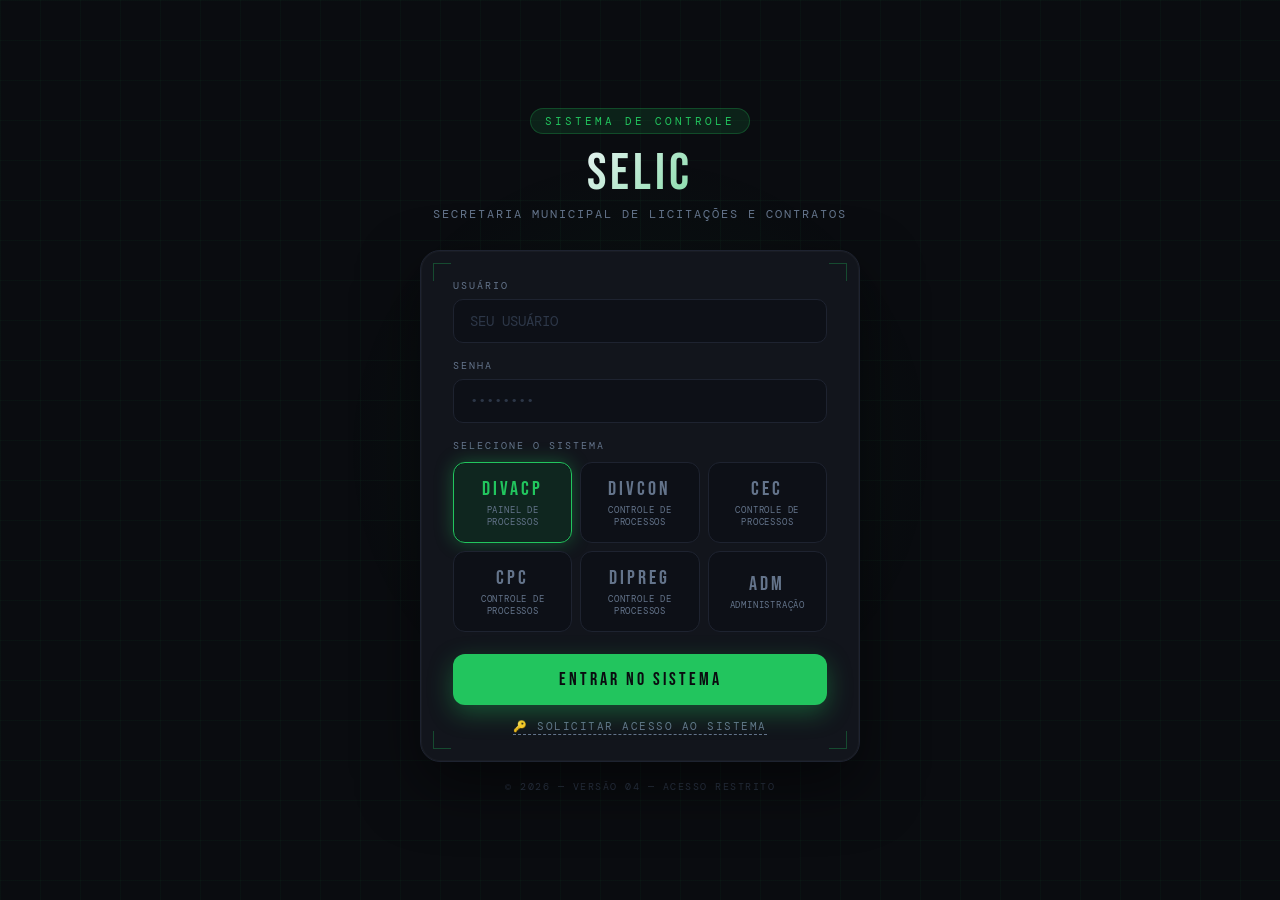
<file: index.html>
<!DOCTYPE html>
<html lang="pt-BR">
<head>
  <meta charset="UTF-8">
  <meta name="viewport" content="width=device-width, initial-scale=1.0">
  <title>SELIC — ACESSO AO SISTEMA</title>
  <link href="https://fonts.googleapis.com/css2?family=Bebas+Neue&family=DM+Mono:wght@400;500&family=DM+Sans:wght@300;400;500;600&display=swap" rel="stylesheet">
  <style>
    :root {
      --bg: #0a0c10;
      --panel: #12151c;
      --border: #1e2330;
      --accent: #22c55e;
      --accent-dim: rgba(34,197,94,0.12);
      --accent-glow: rgba(34,197,94,0.35);
      --blue: #2563eb;
      --blue-dim: rgba(37,99,235,0.12);
      --blue-glow: rgba(37,99,235,0.35);
      --amber: #f59e0b;
      --amber-dim: rgba(245,158,11,0.12);
      --amber-glow: rgba(245,158,11,0.35);
      --violet: #8b5cf6;
      --violet-dim: rgba(139,92,246,0.12);
      --violet-glow: rgba(139,92,246,0.35);
      --cyan: #06b6d4;
      --cyan-dim: rgba(6,182,212,0.12);
      --cyan-glow: rgba(6,182,212,0.35);
      --rose: #f43f5e;
      --rose-dim: rgba(244,63,94,0.12);
      --rose-glow: rgba(244,63,94,0.35);
      --text: #f1f5f9;
      --muted: #64748b;
      --danger: #ef4444;
    }

    *, *::before, *::after {
      margin: 0; padding: 0; box-sizing: border-box;
    }

    body {
      background: var(--bg);
      color: var(--text);
      font-family: 'DM Sans', sans-serif;
      min-height: 100vh;
      display: flex;
      align-items: center;
      justify-content: center;
      overflow: hidden;
      position: relative;
    }

    .bg-grid {
      position: fixed;
      inset: 0;
      background-image:
        linear-gradient(rgba(34,197,94,0.04) 1px, transparent 1px),
        linear-gradient(90deg, rgba(34,197,94,0.04) 1px, transparent 1px);
      background-size: 40px 40px;
      animation: gridScroll 20s linear infinite;
      pointer-events: none;
    }

    @keyframes gridScroll {
      0%   { background-position: 0 0; }
      100% { background-position: 40px 40px; }
    }

    .bg-glow {
      position: fixed;
      top: 50%; left: 50%;
      transform: translate(-50%, -50%);
      width: 600px; height: 600px;
      background: radial-gradient(circle, rgba(34,197,94,0.06) 0%, transparent 70%);
      pointer-events: none;
    }

    .login-wrap {
      position: relative;
      z-index: 10;
      width: 100%;
      max-width: 480px;
      padding: 20px;
      animation: fadeUp 0.6s ease both;
    }

    @keyframes fadeUp {
      from { opacity: 0; transform: translateY(24px); }
      to   { opacity: 1; transform: translateY(0); }
    }

    .login-header {
      text-align: center;
      margin-bottom: 28px;
    }

    .login-badge {
      display: inline-block;
      background: var(--accent-dim);
      border: 1px solid rgba(34,197,94,0.25);
      color: var(--accent);
      font-family: 'DM Mono', monospace;
      font-size: 11px;
      letter-spacing: 3px;
      padding: 5px 14px;
      border-radius: 999px;
      margin-bottom: 14px;
    }

    .login-title {
      font-family: 'Bebas Neue', sans-serif;
      font-size: 52px;
      letter-spacing: 4px;
      line-height: 1;
      background: linear-gradient(135deg, #f1f5f9 30%, var(--accent) 100%);
      -webkit-background-clip: text;
      -webkit-text-fill-color: transparent;
      background-clip: text;
    }

    .login-subtitle {
      color: var(--muted);
      font-size: 12px;
      letter-spacing: 2px;
      margin-top: 6px;
      font-family: 'DM Mono', monospace;
    }

    .login-card {
      background: var(--panel);
      border: 1px solid var(--border);
      border-radius: 20px;
      padding: 28px 32px;
      box-shadow: 0 24px 60px rgba(0,0,0,0.5), 0 0 0 1px rgba(255,255,255,0.03) inset;
      position: relative;
    }

    /* Cantos decorativos */
    .corner {
      position: absolute;
      width: 18px; height: 18px;
      opacity: 0.3;
      transition: opacity 0.3s;
    }
    .login-card:hover .corner { opacity: 0.55; }
    .corner-tl { top: 12px; left: 12px;   border-top: 1px solid var(--accent); border-left:  1px solid var(--accent); }
    .corner-tr { top: 12px; right: 12px;  border-top: 1px solid var(--accent); border-right: 1px solid var(--accent); }
    .corner-bl { bottom: 12px; left: 12px;  border-bottom: 1px solid var(--accent); border-left:  1px solid var(--accent); }
    .corner-br { bottom: 12px; right: 12px; border-bottom: 1px solid var(--accent); border-right: 1px solid var(--accent); }

    .field { margin-bottom: 16px; }

    .field label {
      display: block;
      font-family: 'DM Mono', monospace;
      font-size: 10px;
      letter-spacing: 2px;
      color: var(--muted);
      margin-bottom: 7px;
    }

    .field input {
      width: 100%;
      background: #0d1017;
      border: 1px solid var(--border);
      border-radius: 10px;
      padding: 12px 16px;
      color: var(--text);
      font-family: 'DM Mono', monospace;
      font-size: 14px;
      outline: none;
      transition: border-color 0.2s, box-shadow 0.2s;
      text-transform: uppercase;
    }

    .field input::placeholder { color: #2d3748; }

    .field input:focus {
      border-color: var(--active-color, var(--accent));
      box-shadow: 0 0 0 3px var(--active-dim, var(--accent-dim));
    }

    .error-msg {
      background: rgba(239,68,68,0.1);
      border: 1px solid rgba(239,68,68,0.3);
      color: #fca5a5;
      font-size: 11px;
      font-family: 'DM Mono', monospace;
      padding: 10px 14px;
      border-radius: 8px;
      margin-bottom: 16px;
      display: none;
      letter-spacing: 0.5px;
    }

    .error-msg.show { display: block; }

    /* ── SELEÇÃO DE SISTEMA ── */
    .system-label {
      font-family: 'DM Mono', monospace;
      font-size: 10px;
      letter-spacing: 2px;
      color: var(--muted);
      margin-bottom: 10px;
    }

    .system-select {
      display: grid;
      grid-template-columns: 1fr 1fr 1fr;
      gap: 8px;
      margin-bottom: 22px;
    }

    .system-btn.wide {
      grid-column: span 1;
    }

    /* Últimos 2 botões centralizados numa linha */
    .system-select .system-btn:nth-child(4),
    .system-select .system-btn:nth-child(5) {
      grid-column: span 1;
    }

    .system-select-bottom {
      display: grid;
      grid-template-columns: 1fr 1fr;
      gap: 8px;
      margin-bottom: 22px;
    }

    .system-btn {
      background: #0d1017;
      border: 1px solid var(--border);
      border-radius: 12px;
      padding: 14px 10px;
      cursor: pointer;
      transition: all 0.2s ease;
      text-align: center;
      position: relative;
      overflow: hidden;
    }

    .system-btn::before {
      content: '';
      position: absolute;
      inset: 0;
      opacity: 0;
      transition: opacity 0.2s;
      border-radius: 12px;
    }

    /* Cores por sistema */
    .system-btn.divacp::before  { background: var(--accent-dim); }
    .system-btn.divcon::before  { background: var(--blue-dim); }
    .system-btn.cec::before     { background: var(--amber-dim); }
    .system-btn.cpc::before     { background: var(--violet-dim); }
    .system-btn.dipreg::before  { background: var(--cyan-dim); }
    .system-btn.adm::before     { background: var(--rose-dim); }

    .system-btn:hover::before,
    .system-btn.active::before  { opacity: 1; }

    .system-btn.divacp:hover, .system-btn.divacp.active { border-color: var(--accent);  box-shadow: 0 0 18px var(--accent-glow); }
    .system-btn.divcon:hover, .system-btn.divcon.active { border-color: var(--blue);    box-shadow: 0 0 18px var(--blue-glow); }
    .system-btn.cec:hover,    .system-btn.cec.active    { border-color: var(--amber);   box-shadow: 0 0 18px var(--amber-glow); }
    .system-btn.cpc:hover,    .system-btn.cpc.active    { border-color: var(--violet);  box-shadow: 0 0 18px var(--violet-glow); }
    .system-btn.dipreg:hover, .system-btn.dipreg.active { border-color: var(--cyan);    box-shadow: 0 0 18px var(--cyan-glow); }
    .system-btn.adm:hover,    .system-btn.adm.active    { border-color: var(--rose);    box-shadow: 0 0 18px var(--rose-glow); }

    .system-btn-name {
      font-family: 'Bebas Neue', sans-serif;
      font-size: 20px;
      letter-spacing: 3px;
      position: relative;
      z-index: 1;
      transition: color 0.2s;
      color: #64748b;
    }

    .system-btn.divacp.active .system-btn-name,
    .system-btn.divacp:hover  .system-btn-name { color: var(--accent); }

    .system-btn.divcon.active .system-btn-name,
    .system-btn.divcon:hover  .system-btn-name { color: #60a5fa; }

    .system-btn.cec.active .system-btn-name,
    .system-btn.cec:hover  .system-btn-name    { color: var(--amber); }

    .system-btn.cpc.active .system-btn-name,
    .system-btn.cpc:hover  .system-btn-name    { color: #c4b5fd; }

    .system-btn.dipreg.active .system-btn-name,
    .system-btn.dipreg:hover  .system-btn-name { color: var(--cyan); }

    .system-btn.adm.active .system-btn-name,
    .system-btn.adm:hover  .system-btn-name    { color: #fb7185; }

    .system-btn-desc {
      font-size: 9px;
      font-family: 'DM Mono', monospace;
      letter-spacing: 0.8px;
      color: var(--muted);
      margin-top: 3px;
      position: relative;
      z-index: 1;
    }

    /* ── BOTÃO ENTRAR ── */
    .btn-enter {
      width: 100%;
      padding: 15px;
      border: none;
      border-radius: 12px;
      font-family: 'Bebas Neue', sans-serif;
      font-size: 18px;
      letter-spacing: 3px;
      cursor: pointer;
      transition: all 0.2s ease;
      position: relative;
      overflow: hidden;
    }

    .btn-enter.divacp-mode { background: var(--accent);  color: #0a0c10; box-shadow: 0 8px 24px var(--accent-glow); }
    .btn-enter.divcon-mode { background: var(--blue);    color: #fff;    box-shadow: 0 8px 24px var(--blue-glow); }
    .btn-enter.cec-mode    { background: var(--amber);   color: #0a0c10; box-shadow: 0 8px 24px var(--amber-glow); }
    .btn-enter.cpc-mode    { background: var(--violet);  color: #fff;    box-shadow: 0 8px 24px var(--violet-glow); }
    .btn-enter.dipreg-mode { background: var(--cyan);    color: #0a0c10; box-shadow: 0 8px 24px var(--cyan-glow); }
    .btn-enter.adm-mode    { background: var(--rose);    color: #fff;    box-shadow: 0 8px 24px var(--rose-glow); }

    .btn-enter:hover  { transform: translateY(-2px); filter: brightness(1.1); }
    .btn-enter:active { transform: translateY(0); }

    .btn-enter.loading {
      pointer-events: none;
      opacity: 0.7;
    }

    .btn-enter.loading::after {
      content: '';
      position: absolute;
      top: 0; left: -100%;
      width: 100%; height: 100%;
      background: linear-gradient(90deg, transparent, rgba(255,255,255,0.15), transparent);
      animation: shimmer 0.8s ease infinite;
    }

    @keyframes shimmer { to { left: 100%; } }

    /* ── LINK SOLICITAR ACESSO ── */
    .link-solicitar {
      display: block;
      text-align: center;
      margin-top: 14px;
      font-family: 'DM Mono', monospace;
      font-size: 11px;
      letter-spacing: 1.5px;
      color: var(--muted);
      cursor: pointer;
      transition: color 0.2s;
      text-decoration: none;
      border: none;
      background: none;
      width: 100%;
    }

    .link-solicitar:hover { color: var(--accent); }

    .link-solicitar span {
      border-bottom: 1px dashed currentColor;
      padding-bottom: 1px;
    }

    /* ── MODAL SOLICITAÇÃO ── */
    .modal-overlay {
      position: fixed;
      inset: 0;
      background: rgba(0,0,0,0.7);
      backdrop-filter: blur(6px);
      z-index: 200;
      display: flex;
      align-items: center;
      justify-content: center;
      padding: 20px;
      opacity: 0;
      pointer-events: none;
      transition: opacity 0.25s ease;
    }

    .modal-overlay.show {
      opacity: 1;
      pointer-events: all;
    }

    .modal-box {
      background: var(--panel);
      border: 1px solid var(--border);
      border-radius: 20px;
      padding: 28px 30px;
      width: 100%;
      max-width: 420px;
      box-shadow: 0 30px 70px rgba(0,0,0,0.6), 0 0 0 1px rgba(255,255,255,0.04) inset;
      transform: translateY(20px) scale(0.97);
      transition: transform 0.25s ease;
      position: relative;
    }

    .modal-overlay.show .modal-box {
      transform: translateY(0) scale(1);
    }

    .modal-badge {
      display: inline-flex;
      align-items: center;
      gap: 7px;
      background: rgba(34,197,94,0.1);
      border: 1px solid rgba(34,197,94,0.2);
      color: var(--accent);
      font-family: 'DM Mono', monospace;
      font-size: 10px;
      letter-spacing: 2px;
      padding: 4px 12px;
      border-radius: 999px;
      margin-bottom: 14px;
    }

    .modal-title {
      font-family: 'Bebas Neue', sans-serif;
      font-size: 26px;
      letter-spacing: 2px;
      color: var(--text);
      margin-bottom: 4px;
    }

    .modal-desc {
      font-size: 12px;
      color: var(--muted);
      font-family: 'DM Mono', monospace;
      letter-spacing: 0.5px;
      line-height: 1.6;
      margin-bottom: 22px;
    }

    .modal-field { margin-bottom: 14px; }

    .modal-field label {
      display: block;
      font-family: 'DM Mono', monospace;
      font-size: 10px;
      letter-spacing: 2px;
      color: var(--muted);
      margin-bottom: 7px;
    }

    .modal-field input {
      width: 100%;
      background: #0d1017;
      border: 1px solid var(--border);
      border-radius: 10px;
      padding: 12px 16px;
      color: var(--text);
      font-family: 'DM Sans', sans-serif;
      font-size: 13px;
      outline: none;
      transition: border-color 0.2s, box-shadow 0.2s;
    }

    .modal-field input::placeholder { color: #2d3748; }

    .modal-field input:focus,
    .modal-field select:focus {
      border-color: var(--accent);
      box-shadow: 0 0 0 3px var(--accent-dim);
    }

    .modal-field select {
      width: 100%;
      background: #0d1017;
      border: 1px solid var(--border);
      border-radius: 10px;
      padding: 12px 16px;
      color: var(--text);
      font-family: 'DM Mono', monospace;
      font-size: 12px;
      letter-spacing: 1px;
      outline: none;
      transition: border-color 0.2s, box-shadow 0.2s;
      appearance: none;
      -webkit-appearance: none;
      cursor: pointer;
      background-image: url("data:image/svg+xml,%3Csvg xmlns='http://www.w3.org/2000/svg' width='12' height='12' viewBox='0 0 12 12'%3E%3Cpath fill='%2364748b' d='M6 8L1 3h10z'/%3E%3C/svg%3E");
      background-repeat: no-repeat;
      background-position: right 14px center;
    }

    .modal-field select option {
      background: #12151c;
      color: var(--text);
      font-family: 'DM Mono', monospace;
      padding: 8px;
    }

    .modal-field select option:disabled {
      color: #2d3748;
    }

    .modal-error {
      background: rgba(239,68,68,0.1);
      border: 1px solid rgba(239,68,68,0.3);
      color: #fca5a5;
      font-size: 11px;
      font-family: 'DM Mono', monospace;
      padding: 9px 13px;
      border-radius: 8px;
      margin-bottom: 14px;
      display: none;
      letter-spacing: 0.5px;
    }

    .modal-error.show { display: block; }

    .modal-actions {
      display: flex;
      gap: 8px;
      margin-top: 6px;
    }

    .btn-modal-cancel {
      flex: 1;
      padding: 13px;
      background: transparent;
      border: 1px solid var(--border);
      border-radius: 10px;
      color: var(--muted);
      font-family: 'Bebas Neue', sans-serif;
      font-size: 15px;
      letter-spacing: 2px;
      cursor: pointer;
      transition: all 0.2s;
    }

    .btn-modal-cancel:hover {
      border-color: var(--muted);
      color: var(--text);
    }

    .btn-modal-send {
      flex: 2;
      padding: 13px;
      background: var(--accent);
      border: none;
      border-radius: 10px;
      color: #0a0c10;
      font-family: 'Bebas Neue', sans-serif;
      font-size: 15px;
      letter-spacing: 2px;
      cursor: pointer;
      transition: all 0.2s;
      box-shadow: 0 6px 20px var(--accent-glow);
      position: relative;
      overflow: hidden;
    }

    .btn-modal-send:hover { filter: brightness(1.1); transform: translateY(-1px); }
    .btn-modal-send:active { transform: translateY(0); }

    /* Estado de sucesso */
    .modal-success {
      text-align: center;
      padding: 10px 0 6px;
      display: none;
    }

    .modal-success.show { display: block; }

    .modal-form-area.hidden { display: none; }

    .success-icon {
      font-size: 42px;
      margin-bottom: 12px;
      display: block;
      animation: popIn 0.4s cubic-bezier(0.34,1.56,0.64,1);
    }

    @keyframes popIn {
      from { transform: scale(0); opacity: 0; }
      to   { transform: scale(1); opacity: 1; }
    }

    .success-title {
      font-family: 'Bebas Neue', sans-serif;
      font-size: 22px;
      letter-spacing: 2px;
      color: var(--accent);
      margin-bottom: 8px;
    }

    .success-msg {
      font-family: 'DM Mono', monospace;
      font-size: 11px;
      color: var(--muted);
      letter-spacing: 0.5px;
      line-height: 1.6;
    }

    .btn-modal-close {
      margin-top: 20px;
      width: 100%;
      padding: 12px;
      background: transparent;
      border: 1px solid rgba(34,197,94,0.3);
      border-radius: 10px;
      color: var(--accent);
      font-family: 'Bebas Neue', sans-serif;
      font-size: 15px;
      letter-spacing: 2px;
      cursor: pointer;
      transition: all 0.2s;
    }

    .btn-modal-close:hover { background: var(--accent-dim); }

    .login-footer {
      text-align: center;
      margin-top: 18px;
      font-family: 'DM Mono', monospace;
      font-size: 10px;
      letter-spacing: 1.5px;
      color: #2d3748;
    }

    @media (max-width: 480px) {
      .login-title { font-size: 40px; }
      .login-card  { padding: 24px 20px; }
    }
  </style>
</head>
<body>

  <div class="bg-grid"></div>
  <div class="bg-glow"></div>

  <div class="login-wrap">

    <div class="login-header">
      <div class="login-badge">SISTEMA DE CONTROLE</div>
      <div class="login-title">SELIC</div>
      <div class="login-subtitle">SECRETARIA MUNICIPAL DE LICITAÇÕES E CONTRATOS</div>
    </div>

    <div class="login-card">
      <div class="corner corner-tl"></div>
      <div class="corner corner-tr"></div>
      <div class="corner corner-bl"></div>
      <div class="corner corner-br"></div>

      <div class="field">
        <label>USUÁRIO</label>
        <input type="text" id="inputUsuario" placeholder="SEU USUÁRIO" autocomplete="off">
      </div>

      <div class="field">
        <label>SENHA</label>
        <input type="password" id="inputSenha" placeholder="••••••••" autocomplete="off">
      </div>

      <div id="errorMsg" class="error-msg">USUÁRIO OU SENHA INCORRETOS.</div>

      <div class="system-label">SELECIONE O SISTEMA</div>

      <div class="system-select" style="grid-template-columns:1fr 1fr 1fr; margin-bottom:22px;">
        <button class="system-btn divacp active" id="btnDivacp" onclick="selectSystem('divacp')">
          <div class="system-btn-name">DIVACP</div>
          <div class="system-btn-desc">PAINEL DE PROCESSOS</div>
        </button>
        <button class="system-btn divcon" id="btnDivcon" onclick="selectSystem('divcon')">
          <div class="system-btn-name">DIVCON</div>
          <div class="system-btn-desc">CONTROLE DE PROCESSOS</div>
        </button>
        <button class="system-btn cec" id="btnCec" onclick="selectSystem('cec')">
          <div class="system-btn-name">CEC</div>
          <div class="system-btn-desc">CONTROLE DE PROCESSOS</div>
        </button>
        <button class="system-btn cpc" id="btnCpc" onclick="selectSystem('cpc')">
          <div class="system-btn-name">CPC</div>
          <div class="system-btn-desc">CONTROLE DE PROCESSOS</div>
        </button>
        <button class="system-btn dipreg" id="btnDipreg" onclick="selectSystem('dipreg')">
          <div class="system-btn-name">DIPREG</div>
          <div class="system-btn-desc">CONTROLE DE PROCESSOS</div>
        </button>
        <button class="system-btn adm" id="btnAdm" onclick="selectSystem('adm')">
          <div class="system-btn-name">ADM</div>
          <div class="system-btn-desc">ADMINISTRAÇÃO</div>
        </button>
      </div>

      <button class="btn-enter divacp-mode" id="btnEntrar" onclick="fazerLogin()">
        ENTRAR NO SISTEMA
      </button>

      <button class="link-solicitar" onclick="abrirModalSolicitacao()">
        <span>🔑 SOLICITAR ACESSO AO SISTEMA</span>
      </button>
    </div>

    <div class="login-footer">© 2026 — VERSÃO 04 — ACESSO RESTRITO</div>

  </div>

  <!-- MODAL SOLICITAÇÃO DE ACESSO -->
  <div class="modal-overlay" id="modalSolicitacao">
    <div class="modal-box">

      <div class="modal-form-area" id="modalFormArea">
        <div class="modal-badge">🔐 ACESSO RESTRITO</div>
        <div class="modal-title">SOLICITAÇÃO DE ACESSO</div>
        <div class="modal-desc">
          PREENCHA OS DADOS ABAIXO. SUA SOLICITAÇÃO SERÁ<br>ANALISADA PELO ADMINISTRADOR DO SISTEMA.
        </div>

        <div class="modal-field">
          <label>NOME COMPLETO</label>
          <input type="text" id="solNome" placeholder="SEU NOME COMPLETO" autocomplete="off">
        </div>

        <div class="modal-field">
          <label>E-MAIL INSTITUCIONAL</label>
          <input type="email" id="solEmail" placeholder="SEU@EMAIL.COM.BR" autocomplete="off">
        </div>

        <div class="modal-field">
          <label>SETOR / DIVISÃO</label>
          <select id="solSetor">
            <option value="" disabled selected>SELECIONE SEU SETOR</option>
            <option value="DIVACP">DIVACP — PAINEL DE PROCESSOS</option>
            <option value="DIVCON">DIVCON — CONTROLE DE PROCESSOS</option>
            <option value="CEC">CEC — CONTROLE DE PROCESSOS</option>
            <option value="CPC">CPC — CONTROLE DE PROCESSOS</option>
            <option value="DIPREG">DIPREG — CONTROLE DE PROCESSOS</option>
            <option value="ADM">ADM — ADMINISTRAÇÃO</option>
          </select>
        </div>

        <div id="modalErrorMsg" class="modal-error">PREENCHA TODOS OS CAMPOS CORRETAMENTE.</div>

        <div class="modal-actions">
          <button class="btn-modal-cancel" onclick="fecharModalSolicitacao()">CANCELAR</button>
          <button class="btn-modal-send" onclick="enviarSolicitacao()">ENVIAR SOLICITAÇÃO</button>
        </div>
      </div>

      <div class="modal-success" id="modalSuccess">
        <span class="success-icon">✅</span>
        <div class="success-title">SOLICITAÇÃO ENVIADA!</div>
        <div class="success-msg">
          SUA SOLICITAÇÃO FOI REGISTRADA COM SUCESSO.<br>
          O ADMINISTRADOR ENTRARÁ EM CONTATO<br>PELO E-MAIL INFORMADO EM BREVE.
        </div>
        <button class="btn-modal-close" onclick="fecharModalSolicitacao()">FECHAR</button>
      </div>

    </div>
  </div>

  <script>
    const USUARIOS = {
      'ADMIN':    '1234',
      'JOELSON':  '1234',
      'OPERADOR': '1234'
    };

    // Destino de cada sistema
    const DESTINOS = {
      'divacp': 'DIVACP.html',
      'divcon': 'DIVCON.html',
      'cec':    'CEC.html',
      'cpc':    'CPC.html',
      'dipreg': 'DIPREG.html',
      'adm':    'ADM.html'
    };

    let sistemaSelecionado = 'divacp';

    function selectSystem(sistema) {
      sistemaSelecionado = sistema;
      document.querySelectorAll('.system-btn').forEach(b => b.classList.remove('active'));
      const ids = { divacp: 'btnDivacp', divcon: 'btnDivcon', cec: 'btnCec', cpc: 'btnCpc', dipreg: 'btnDipreg', adm: 'btnAdm' };
      document.getElementById(ids[sistema]).classList.add('active');
      document.getElementById('btnEntrar').className = `btn-enter ${sistema}-mode`;
    }

    function fazerLogin() {
      const usuario = document.getElementById('inputUsuario').value.trim().toUpperCase();
      const senha   = document.getElementById('inputSenha').value.trim();
      const erro    = document.getElementById('errorMsg');
      const btn     = document.getElementById('btnEntrar');

      erro.classList.remove('show');

      if (!usuario || !senha) {
        erro.textContent = 'PREENCHA O USUÁRIO E A SENHA.';
        erro.classList.add('show');
        return;
      }

      if (!sistemaSelecionado) {
        erro.textContent = 'SELECIONE O SISTEMA.';
        erro.classList.add('show');
        return;
      }

      if (USUARIOS[usuario] !== senha) {
        erro.textContent = 'USUÁRIO OU SENHA INCORRETOS.';
        erro.classList.add('show');
        document.getElementById('inputSenha').value = '';
        return;
      }

      // Login OK
      btn.classList.add('loading');
      btn.textContent = 'CARREGANDO...';

      setTimeout(function() {
        window.location.href = DESTINOS[sistemaSelecionado];
      }, 800);
    }

    document.addEventListener('keydown', function(e) {
      if (e.key === 'Enter') fazerLogin();
    });

    document.getElementById('inputUsuario').addEventListener('input', function() {
      this.value = this.value.toUpperCase();
    });

    // ── MODAL SOLICITAÇÃO DE ACESSO ──
    function abrirModalSolicitacao() {
      document.getElementById('solNome').value = '';
      document.getElementById('solEmail').value = '';
      document.getElementById('solSetor').selectedIndex = 0;
      document.getElementById('modalErrorMsg').classList.remove('show');
      document.getElementById('modalFormArea').classList.remove('hidden');
      document.getElementById('modalSuccess').classList.remove('show');
      document.getElementById('modalSolicitacao').classList.add('show');
    }

    function fecharModalSolicitacao() {
      document.getElementById('modalSolicitacao').classList.remove('show');
    }

    function enviarSolicitacao() {
      const nome  = document.getElementById('solNome').value.trim();
      const email = document.getElementById('solEmail').value.trim();
      const setor = document.getElementById('solSetor').value.trim();
      const erro  = document.getElementById('modalErrorMsg');

      erro.classList.remove('show');

      if (!nome || nome.length < 5) {
        erro.textContent = 'INFORME O NOME COMPLETO (MÍNIMO 5 CARACTERES).';
        erro.classList.add('show');
        return;
      }

      const emailRegex = /^[^\s@]+@[^\s@]+\.[^\s@]+$/;
      if (!email || !emailRegex.test(email)) {
        erro.textContent = 'INFORME UM E-MAIL VÁLIDO.';
        erro.classList.add('show');
        return;
      }

      if (!setor || setor.length < 2) {
        erro.textContent = 'SELECIONE O SEU SETOR / DIVISÃO.';
        erro.classList.add('show');
        return;
      }

      // Salva no localStorage para o ADM consultar
      const solicitacoes = JSON.parse(localStorage.getItem('selic_solicitacoes') || '[]');
      solicitacoes.push({
        nome: nome.toUpperCase(),
        email: email.toLowerCase(),
        setor: setor.toUpperCase(),
        data: new Date().toLocaleString('pt-BR'),
        status: 'PENDENTE'
      });
      localStorage.setItem('selic_solicitacoes', JSON.stringify(solicitacoes));

      // Mostra sucesso
      document.getElementById('modalFormArea').classList.add('hidden');
      document.getElementById('modalSuccess').classList.add('show');
    }

    // Fecha modal ao clicar fora
    document.getElementById('modalSolicitacao').addEventListener('click', function(e) {
      if (e.target === this) fecharModalSolicitacao();
    });
  </script>

</body>
</html>
</file>
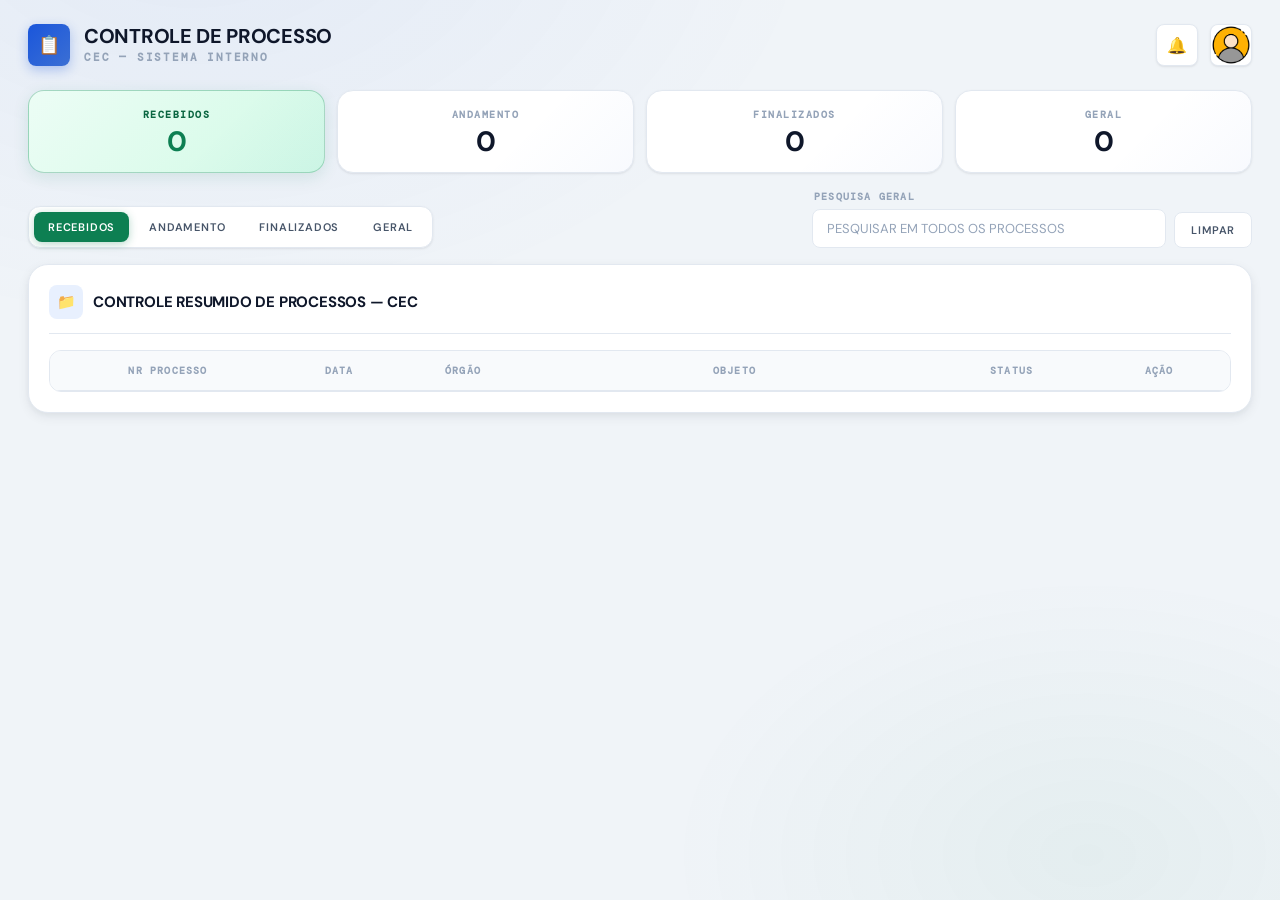
<file: CEC.html>
<!DOCTYPE html>
<html lang="pt-BR">
<head>
  <meta charset="UTF-8">
  <meta name="viewport" content="width=device-width, initial-scale=1.0">
  <title>CEC - CONTROLE DE PROCESSOS</title>
  <link rel="stylesheet" href="CEC.css">
</head>
<body>
  <div class="content">

    <!-- HEADER -->
    <div class="header-bar">
      <div class="header-left">
        <div class="header-logo">📋</div>
        <div class="header-title-group">
          <h1>CONTROLE DE PROCESSO</h1>
          <span>CEC — SISTEMA INTERNO</span>
        </div>
      </div>

      <div class="header-right">
        <div class="notification-wrap">
          <button id="notificationBtn" class="notification-btn" title="NOTIFICAÇÕES">🔔
            <span id="notificationBadge" class="notification-badge">0</span>
          </button>

          <div id="notificationPanel" class="notification-panel">
            <div class="notification-header">
              <strong>NOTIFICAÇÕES DA CEC</strong>
              <button class="btn btn-light" id="clearNotificationsBtn" style="padding:5px 10px;font-size:10px;">LIMPAR</button>
            </div>
            <div id="notificationList" class="notification-list">
              <div class="notification-empty">NENHUMA NOTIFICAÇÃO NO MOMENTO.</div>
            </div>
          </div>
        </div>

        <img src="2920072.png" class="profile" alt="PERFIL">
      </div>
    </div>

    <!-- METRIC CARDS -->
    <div class="grid-cards">
      <div class="metric-card active" data-filter="recebidos">
        <h3>RECEBIDOS</h3>
        <div class="metric" id="countRecebidos">0</div>
      </div>

      <div class="metric-card" data-filter="andamento">
        <h3>ANDAMENTO</h3>
        <div class="metric" id="countAndamento">0</div>
      </div>

      <div class="metric-card" data-filter="finalizados">
        <h3>FINALIZADOS</h3>
        <div class="metric" id="countFinalizados">0</div>
      </div>

      <div class="metric-card" data-filter="geral">
        <h3>GERAL</h3>
        <div class="metric" id="countGeral">0</div>
      </div>
    </div>

    <!-- CONTROL BAR -->
    <div class="control-bar">
      <div class="nav-tabs">
        <button class="nav-tab active" data-filter="recebidos">RECEBIDOS</button>
        <button class="nav-tab" data-filter="andamento">ANDAMENTO</button>
        <button class="nav-tab" data-filter="finalizados">FINALIZADOS</button>
        <button class="nav-tab" data-filter="geral">GERAL</button>
      </div>

      <div class="search-card">
        <div class="field">
          <label>PESQUISA GERAL</label>
          <input type="text" id="pesquisa" placeholder="PESQUISAR EM TODOS OS PROCESSOS">
        </div>
        <button class="btn btn-light" id="clearSearchBtn">LIMPAR</button>
      </div>
    </div>

    <!-- MAIN TABLE CARD -->
    <div class="card">
      <div class="card-header">
        <div class="card-header-icon">📁</div>
        <h3>CONTROLE RESUMIDO DE PROCESSOS — CEC</h3>
      </div>

      <div id="searchInfo" class="search-info">
        PESQUISA GERAL ATIVA: EXIBINDO RESULTADOS DE TODOS OS STATUS.
      </div>

      <div class="table-wrap">
        <table>
          <thead>
            <tr>
              <th class="col-processo">NR PROCESSO</th>
              <th class="col-data">DATA</th>
              <th class="col-orgao">ÓRGÃO</th>
              <th class="col-objeto">OBJETO</th>
              <th class="col-status">STATUS</th>
              <th class="col-acao">AÇÃO</th>
            </tr>
          </thead>
          <tbody id="cecTableBody"></tbody>
        </table>
      </div>
    </div>

  </div>

  <!-- MODAL DETALHES -->
  <div class="modal" id="processModal">
    <div class="modal-box">
      <h2>DETALHES DO PROCESSO</h2>

      <div class="detail-grid">
        <div class="detail-item">
          <strong>NR PROCESSO</strong>
          <span id="modalProcesso">-</span>
        </div>
        <div class="detail-item">
          <strong>DATA</strong>
          <span id="modalData">-</span>
        </div>
        <div class="detail-item">
          <strong>ÓRGÃO</strong>
          <span id="modalOrgao">-</span>
        </div>
        <div class="detail-item">
          <strong>STATUS DO FLUXO</strong>
          <span id="modalStatusFluxo">-</span>
        </div>
        <div class="detail-item full">
          <strong>OBJETO</strong>
          <span id="modalObjeto">-</span>
        </div>
        <div class="detail-item">
          <strong>ORIGEM</strong>
          <span id="modalOrigem">-</span>
        </div>
        <div class="detail-item">
          <strong>DESTINO</strong>
          <span id="modalDestino">CEC</span>
        </div>
        <div class="detail-item">
          <strong>SITUAÇÃO / ANDAMENTO</strong>
          <span id="modalSituacao">-</span>
        </div>
        <div class="detail-item">
          <strong>RESPONSÁVEL</strong>
          <span id="modalResponsavel">-</span>
        </div>
        <div class="detail-item full">
          <strong>OBSERVAÇÕES</strong>
          <span id="modalObservacoes">-</span>
        </div>
      </div>

      <div class="modal-actions">
        <button class="btn btn-light" onclick="closeModal()">FECHAR</button>
      </div>
    </div>
  </div>

  <!-- MODAL EDITAR -->
  <div class="modal" id="editModal">
    <div class="modal-box">
      <h2>EDITAR PROCESSO</h2>

      <div class="edit-form">
        <div class="edit-group">
          <label for="editProcesso">NR PROCESSO</label>
          <input type="text" id="editProcesso" readonly>
        </div>
        <div class="edit-group">
          <label for="editStatusFluxo">STATUS DO FLUXO</label>
          <input type="text" id="editStatusFluxo" readonly>
        </div>
        <div class="edit-group">
          <label for="editData">DATA</label>
          <input type="text" id="editData" placeholder="DD/MM/AAAA">
        </div>
        <div class="edit-group">
          <label for="editOrgao">ÓRGÃO</label>
          <input type="text" id="editOrgao" placeholder="ÓRGÃO">
        </div>
        <div class="edit-group full">
          <label for="editObjeto">OBJETO</label>
          <textarea id="editObjeto" placeholder="OBJETO"></textarea>
        </div>
        <div class="edit-group">
          <label for="editOrigem">ORIGEM</label>
          <input type="text" id="editOrigem" placeholder="ORIGEM">
        </div>
        <div class="edit-group">
          <label for="editDestino">DESTINO</label>
          <input type="text" id="editDestino" value="CEC" readonly>
        </div>
        <div class="edit-group">
          <label for="editSituacao">SITUAÇÃO / ANDAMENTO</label>
          <input type="text" id="editSituacao" placeholder="ANDAMENTO">
        </div>
        <div class="edit-group">
          <label for="editResponsavel">RESPONSÁVEL</label>
          <input type="text" id="editResponsavel" placeholder="RESPONSÁVEL">
        </div>
        <div class="edit-group full">
          <label for="editObservacoes">OBSERVAÇÕES</label>
          <textarea id="editObservacoes" placeholder="OBSERVAÇÕES"></textarea>
        </div>
      </div>

      <div class="modal-actions">
        <button class="btn btn-light" onclick="closeEditModal()">CANCELAR</button>
        <button class="btn btn-primary" onclick="saveEdit()">SALVAR ALTERAÇÕES</button>
      </div>
    </div>
  </div>

  <script src="CEC.js"></script>
</body>
</html>
</file>
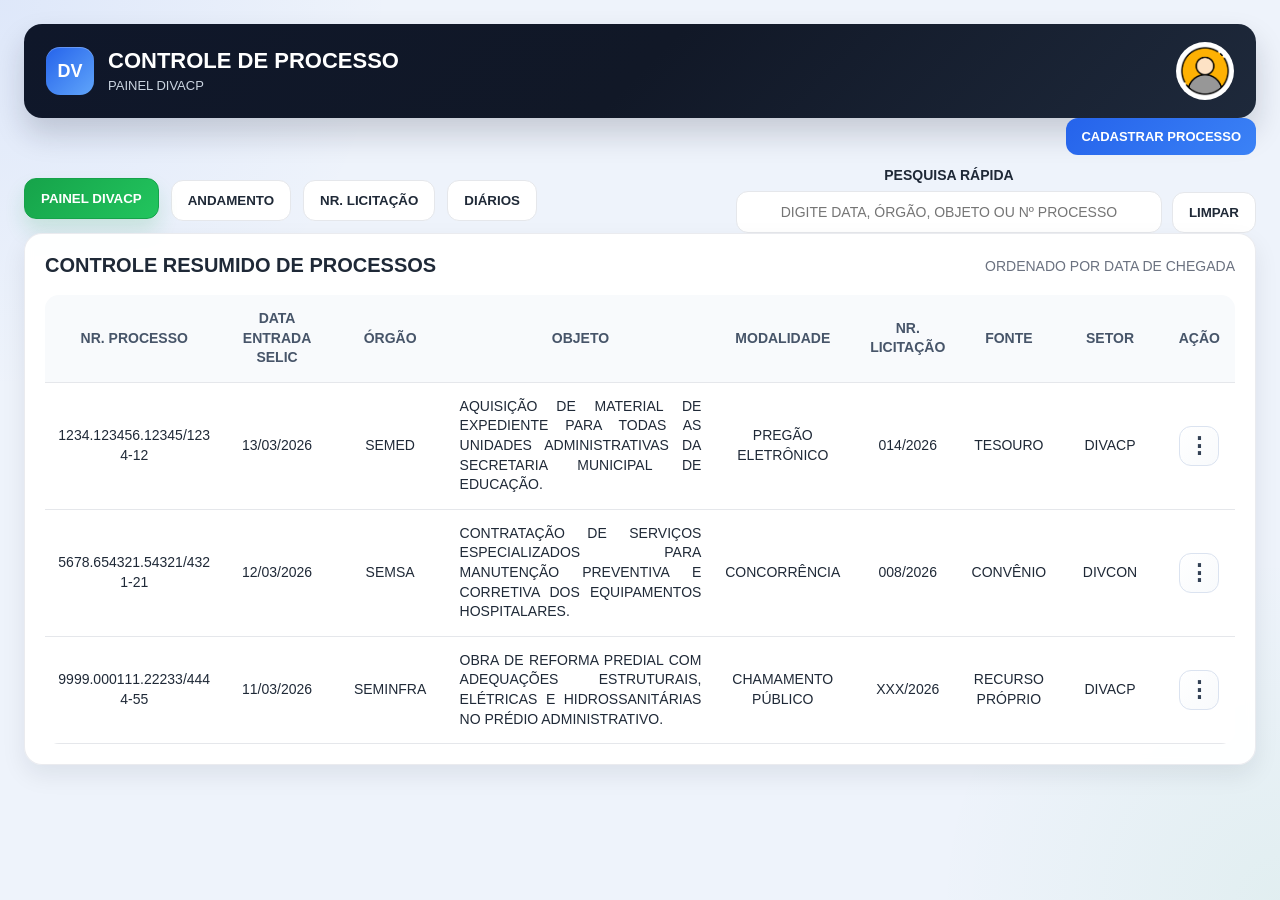
<file: DIVACP.html>
<!DOCTYPE html>
<html lang="pt-BR">
<head>
  <meta charset="UTF-8" />
  <meta name="viewport" content="width=device-width, initial-scale=1.0" />
  <title>CONTROLE DE PROCESSO - DIVACP</title>
  <link rel="stylesheet" href="DIVACP.css" />
</head>
<body>
  <div class="app">
    <main class="content">

      <!-- ===== PAINEL DIVACP ===== -->
      <section id="divacp" class="page">
        <div class="header-bar">
          <div class="header-left">
            <div class="brand-logo">DV</div>
            <div class="brand-text">
              <h1>CONTROLE DE PROCESSO</h1>
              <span>PAINEL DIVACP</span>
            </div>
          </div>
          <div class="profile-menu">
            <img id="profileAvatar" class="profile-avatar" src="2920072.png" alt="PERFIL" />
            <div class="profile-dropdown" id="profileDropdown">
              <button class="logoutBtn">SAIR</button>
            </div>
          </div>
        </div>

        <div class="nav-section">
          <div class="top-action-row">
            <button class="btn btn-primary btn-cadastrar-top" id="openProcessBtn">CADASTRAR PROCESSO</button>
          </div>
          <div class="nav-left">
            <div class="nav-tabs">
              <button class="nav-tab active" data-page="divacp">PAINEL DIVACP</button>
              <button class="nav-tab" data-page="andamento-page">ANDAMENTO</button>
              <button class="nav-tab" data-page="nr-licitacao-page">NR. LICITAÇÃO</button>
              <button class="nav-tab" data-page="diarios-page">DIÁRIOS</button>
            </div>
            <div class="search-card">
              <div class="field">
                <label for="searchInput">PESQUISA RÁPIDA</label>
                <input type="text" id="searchInput" placeholder="DIGITE DATA, ÓRGÃO, OBJETO OU Nº PROCESSO" />
              </div>
              <button class="btn btn-light" type="button" id="clearSearchBtn">LIMPAR</button>
            </div>
          </div>
        </div>

        <div class="main-grid">
          <div class="card">
            <div class="section-title">
              <h3>CONTROLE RESUMIDO DE PROCESSOS</h3>
              <span style="color: var(--muted); font-size: 14px;">ORDENADO POR DATA DE CHEGADA</span>
            </div>
            <div class="table-wrap">
              <table>
                <thead>
                  <tr>
                    <th class="col-processo">NR. PROCESSO</th>
                    <th class="col-data">DATA ENTRADA SELIC</th>
                    <th class="col-orgao">ÓRGÃO</th>
                    <th class="col-objeto">OBJETO</th>
                    <th class="col-modalidade">MODALIDADE</th>
                    <th class="col-licitacao">NR. LICITAÇÃO</th>
                    <th class="col-fonte">FONTE</th>
                    <th class="col-setor">SETOR</th>
                    <th class="col-acao">AÇÃO</th>
                  </tr>
                </thead>
                <tbody id="divacpProcessTableBody">
                  <tr
                    data-id="proc-1"
                    data-created-at="2026-03-13T14:10:00.000Z"
                    data-nr-processo="1234.123456.12345/1234-12"
                    data-data-entrada-selic="13/03/2026"
                    data-orgao="SEMED"
                    data-objeto="AQUISIÇÃO DE MATERIAL DE EXPEDIENTE PARA TODAS AS UNIDADES ADMINISTRATIVAS DA SECRETARIA MUNICIPAL DE EDUCAÇÃO."
                    data-modalidade="PREGÃO ELETRÔNICO"
                    data-nr-licitacao="014/2026"
                    data-fonte="TESOURO"
                    data-setor="DIVACP"
                    data-valor-estimado="R$ 150.000,00"
                    data-ano-licitacao="2026"
                    data-data-entrada-divcon="14/03/2026"
                    data-responsavel-minuta="MARIANA"
                    data-status-divcon="EM ANÁLISE"
                    data-itens-lote="LOTE 01"
                    data-responsavel="CARLOS"
                    data-data-inicial="15/03/2026"
                    data-data-final="30/03/2026"
                    data-data-abertura="02/04/2026"
                    data-hora="09:00"
                    data-valor-deserto="R$ 0,00"
                    data-valor-estimado-atualizado="R$ 150.000,00"
                    data-andamento="PROCESSO EM TRIAGEM"
                    data-sei-planilha="SEI-001245/2026"
                    data-valor-adjudicado="R$ 0,00"
                    data-status="ABERTO"
                    data-setor-responsavel="DIVACP"
                  >
                    <td>1234.123456.12345/1234-12</td>
                    <td>13/03/2026</td>
                    <td>SEMED</td>
                    <td class="objeto-cell">AQUISIÇÃO DE MATERIAL DE EXPEDIENTE PARA TODAS AS UNIDADES ADMINISTRATIVAS DA SECRETARIA MUNICIPAL DE EDUCAÇÃO.</td>
                    <td>PREGÃO ELETRÔNICO</td>
                    <td>014/2026</td>
                    <td>TESOURO</td>
                    <td>DIVACP</td>
                    <td class="actions-cell">
                      <div class="row-menu-wrap">
                        <button class="menu-trigger" type="button" title="OPÇÕES">⋮</button>
                        <div class="actions-menu">
                          <button class="menu-item menu-open btn-open" type="button"><span class="menu-icon">📂</span><span>ABRIR</span></button>
                          <button class="menu-item menu-send btn-send" type="button"><span class="menu-icon">📤</span><span>ENVIAR</span></button>
                          <button class="menu-item menu-edit btn-edit-row" type="button"><span class="menu-icon">✏️</span><span>EDITAR</span></button>
                          <button class="menu-item menu-delete btn-delete-row" type="button"><span class="menu-icon">🗑️</span><span>EXCLUIR</span></button>
                        </div>
                      </div>
                    </td>
                  </tr>

                  <tr
                    data-id="proc-2"
                    data-created-at="2026-03-13T14:10:01.000Z"
                    data-nr-processo="5678.654321.54321/4321-21"
                    data-data-entrada-selic="12/03/2026"
                    data-orgao="SEMSA"
                    data-objeto="CONTRATAÇÃO DE SERVIÇOS ESPECIALIZADOS PARA MANUTENÇÃO PREVENTIVA E CORRETIVA DOS EQUIPAMENTOS HOSPITALARES."
                    data-modalidade="CONCORRÊNCIA"
                    data-nr-licitacao="008/2026"
                    data-fonte="CONVÊNIO"
                    data-setor="DIVCON"
                    data-valor-estimado="R$ 890.000,00"
                    data-ano-licitacao="2026"
                    data-data-entrada-divcon="13/03/2026"
                    data-responsavel-minuta="FERNANDA"
                    data-status-divcon="CONCLUÍDO"
                    data-itens-lote="LOTE ÚNICO"
                    data-responsavel="JOÃO"
                    data-data-inicial="14/03/2026"
                    data-data-final="28/03/2026"
                    data-data-abertura="05/04/2026"
                    data-hora="10:30"
                    data-valor-deserto="R$ 0,00"
                    data-valor-estimado-atualizado="R$ 890.000,00"
                    data-andamento="MINUTA FINALIZADA"
                    data-sei-planilha="SEI-004589/2026"
                    data-valor-adjudicado="R$ 845.500,00"
                    data-status="FINALIZADO"
                    data-setor-responsavel="DIVACP"
                  >
                    <td>5678.654321.54321/4321-21</td>
                    <td>12/03/2026</td>
                    <td>SEMSA</td>
                    <td class="objeto-cell">CONTRATAÇÃO DE SERVIÇOS ESPECIALIZADOS PARA MANUTENÇÃO PREVENTIVA E CORRETIVA DOS EQUIPAMENTOS HOSPITALARES.</td>
                    <td>CONCORRÊNCIA</td>
                    <td>008/2026</td>
                    <td>CONVÊNIO</td>
                    <td>DIVCON</td>
                    <td class="actions-cell">
                      <div class="row-menu-wrap">
                        <button class="menu-trigger" type="button" title="OPÇÕES">⋮</button>
                        <div class="actions-menu">
                          <button class="menu-item menu-open btn-open" type="button"><span class="menu-icon">📂</span><span>ABRIR</span></button>
                          <button class="menu-item menu-send btn-send" type="button"><span class="menu-icon">📤</span><span>ENVIAR</span></button>
                          <button class="menu-item menu-edit btn-edit-row" type="button"><span class="menu-icon">✏️</span><span>EDITAR</span></button>
                          <button class="menu-item menu-delete btn-delete-row" type="button"><span class="menu-icon">🗑️</span><span>EXCLUIR</span></button>
                        </div>
                      </div>
                    </td>
                  </tr>

                  <tr
                    data-id="proc-3"
                    data-created-at="2026-03-13T14:10:02.000Z"
                    data-nr-processo="9999.000111.22233/4444-55"
                    data-data-entrada-selic="11/03/2026"
                    data-orgao="SEMINFRA"
                    data-objeto="OBRA DE REFORMA PREDIAL COM ADEQUAÇÕES ESTRUTURAIS, ELÉTRICAS E HIDROSSANITÁRIAS NO PRÉDIO ADMINISTRATIVO."
                    data-modalidade="CHAMAMENTO PÚBLICO"
                    data-nr-licitacao="XXX/2026"
                    data-fonte="RECURSO PRÓPRIO"
                    data-setor="DIVACP"
                    data-valor-estimado="R$ 420.000,00"
                    data-ano-licitacao="-"
                    data-data-entrada-divcon="12/03/2026"
                    data-responsavel-minuta="ANA PAULA"
                    data-status-divcon="URGENTE"
                    data-itens-lote="ITEM 01"
                    data-responsavel="PAULO"
                    data-data-inicial="13/03/2026"
                    data-data-final="27/03/2026"
                    data-data-abertura="07/04/2026"
                    data-hora="08:00"
                    data-valor-deserto="R$ 0,00"
                    data-valor-estimado-atualizado="R$ 445.000,00"
                    data-andamento="AGUARDANDO AJUSTES"
                    data-sei-planilha="SEI-007852/2026"
                    data-valor-adjudicado="R$ 0,00"
                    data-status="PENDENTE"
                    data-setor-responsavel="DIVACP"
                  >
                    <td>9999.000111.22233/4444-55</td>
                    <td>11/03/2026</td>
                    <td>SEMINFRA</td>
                    <td class="objeto-cell">OBRA DE REFORMA PREDIAL COM ADEQUAÇÕES ESTRUTURAIS, ELÉTRICAS E HIDROSSANITÁRIAS NO PRÉDIO ADMINISTRATIVO.</td>
                    <td>CHAMAMENTO PÚBLICO</td>
                    <td>XXX/2026</td>
                    <td>RECURSO PRÓPRIO</td>
                    <td>DIVACP</td>
                    <td class="actions-cell">
                      <div class="row-menu-wrap">
                        <button class="menu-trigger" type="button" title="OPÇÕES">⋮</button>
                        <div class="actions-menu">
                          <button class="menu-item menu-open btn-open" type="button"><span class="menu-icon">📂</span><span>ABRIR</span></button>
                          <button class="menu-item menu-send btn-send" type="button"><span class="menu-icon">📤</span><span>ENVIAR</span></button>
                          <button class="menu-item menu-edit btn-edit-row" type="button"><span class="menu-icon">✏️</span><span>EDITAR</span></button>
                          <button class="menu-item menu-delete btn-delete-row" type="button"><span class="menu-icon">🗑️</span><span>EXCLUIR</span></button>
                        </div>
                      </div>
                    </td>
                  </tr>
                </tbody>
              </table>
            </div>
          </div>
        </div>
      </section>

      <!-- ===== ANDAMENTO ===== -->
      <section id="andamento-page" class="page hidden">
        <div class="header-bar">
          <div class="header-left">
            <div class="brand-logo">DV</div>
            <div class="brand-text">
              <h1>CONTROLE DE PROCESSO</h1>
              <span>ANDAMENTO</span>
            </div>
          </div>
          <div class="profile-menu">
            <img class="profile-avatar" src="2920072.png" alt="PERFIL" />
            <div class="profile-dropdown">
              <button class="logoutBtn">SAIR</button>
            </div>
          </div>
        </div>

        <div class="nav-section">
          <div class="top-action-row">
            <button class="btn btn-primary btn-cadastrar-top" type="button" id="openProcessBtnAndamento">CADASTRAR PROCESSO</button>
          </div>
          <div class="nav-left">
            <div class="nav-tabs">
              <button class="nav-tab" data-page="divacp">PAINEL DIVACP</button>
              <button class="nav-tab active" data-page="andamento-page">ANDAMENTO</button>
              <button class="nav-tab" data-page="nr-licitacao-page">NR. LICITAÇÃO</button>
              <button class="nav-tab" data-page="diarios-page">DIÁRIOS</button>
            </div>
          </div>
        </div>

        <div class="main-grid">
          <div class="card">
            <div class="section-title">
              <h3>PROCESSOS ENCAMINHADOS</h3>
              <span style="color: var(--muted); font-size: 14px;">HISTÓRICO DE PROCESSOS ENVIADOS E SEUS ANDAMENTOS</span>
            </div>
            <div class="table-wrap">
              <table>
                <thead>
                  <tr>
                    <th class="col-processo">NR. PROCESSO</th>
                    <th class="col-data">DATA ENTRADA SELIC</th>
                    <th class="col-orgao">ÓRGÃO</th>
                    <th class="col-objeto">OBJETO</th>
                    <th class="col-modalidade">MODALIDADE</th>
                    <th class="col-licitacao">NR. LICITAÇÃO</th>
                    <th class="col-fonte">FONTE</th>
                    <th class="col-setor">SETOR</th>
                    <th class="col-andamento-destino">DESTINO</th>
                    <th class="col-andamento-envio">DATA ENVIO</th>
                    <th class="col-acao">AÇÃO</th>
                  </tr>
                </thead>
                <tbody id="andamentoTableBody">
                  <tr id="andamentoEmptyRow">
                    <td colspan="11" style="text-align:center; color: var(--muted); padding: 30px;">
                      NENHUM PROCESSO ENCAMINHADO AINDA.
                    </td>
                  </tr>
                </tbody>
              </table>
            </div>
          </div>
        </div>
      </section>

      <!-- ===== NR. LICITAÇÃO ===== -->
      <section id="nr-licitacao-page" class="page hidden">
        <div class="header-bar">
          <div class="header-left">
            <div class="brand-logo">DV</div>
            <div class="brand-text">
              <h1>NR. LICITAÇÃO</h1>
              <span>GERAÇÃO NUMÉRICA POR MODALIDADE</span>
            </div>
          </div>
          <div class="profile-menu">
            <img class="profile-avatar" src="2920072.png" alt="PERFIL" />
            <div class="profile-dropdown">
              <button class="logoutBtn">SAIR</button>
            </div>
          </div>
        </div>

        <div class="nav-section">
          <div class="top-action-row">
            <button class="btn btn-primary btn-cadastrar-top" type="button" id="openProcessBtnLicitacao">CADASTRAR PROCESSO</button>
          </div>
          <div class="nav-left">
            <div class="nav-tabs">
              <button class="nav-tab" data-page="divacp">PAINEL DIVACP</button>
              <button class="nav-tab" data-page="andamento-page">ANDAMENTO</button>
              <button class="nav-tab active" data-page="nr-licitacao-page">NR. LICITAÇÃO</button>
              <button class="nav-tab" data-page="diarios-page">DIÁRIOS</button>
            </div>
          </div>
        </div>

        <div class="card">
          <div class="section-title">
            <h3>MODALIDADES</h3>
            <div class="filter-status" id="filterStatus">SELECIONE UMA MODALIDADE</div>
          </div>

          <div class="modalidades-wrap">
            <button class="modalidade-chip licitacao-modalidade" type="button" data-modalidade="PREGÃO ELETRÔNICO">PREGÃO ELETRÔNICO</button>
            <button class="modalidade-chip licitacao-modalidade" type="button" data-modalidade="CONCORRÊNCIA">CONCORRÊNCIA</button>
            <button class="modalidade-chip licitacao-modalidade" type="button" data-modalidade="CHAMAMENTO PÚBLICO">CHAMAMENTO PÚBLICO</button>
            <button class="modalidade-chip licitacao-modalidade" type="button" data-modalidade="SELEÇÃO DE CONSULTOR INDIVIDUAL">SELEÇÃO DE CONSULTOR INDIVIDUAL</button>
          </div>

          <div class="licitacao-generator">
            <div class="field">
              <label for="licitacaoProcessoInput">NR. PROCESSO CADASTRADO</label>
              <div class="input-with-status">
                <input type="text" id="licitacaoProcessoInput" placeholder="0000.000000.00000/0000-00" />
                <span class="status-icon" id="statusLicitacaoProcesso">✔</span>
              </div>
            </div>
            <div class="field">
              <label for="licitacaoAnoInput">ANO</label>
              <div class="input-with-status">
                <input type="number" id="licitacaoAnoInput" min="2024" max="2100" value="2026" />
                <span class="status-icon" id="statusLicitacaoAno">✔</span>
              </div>
            </div>
            <button class="btn btn-primary" type="button" id="generateLicitacaoBtn">GERAR NR. LICITAÇÃO</button>
          </div>

          <div class="section-title" style="margin-top: 8px;">
            <h3>LISTA DE LICITAÇÕES</h3>
            <span style="color: var(--muted); font-size: 14px;">MOSTRA APENAS A MODALIDADE SELECIONADA</span>
          </div>

          <div class="table-wrap">
            <table>
              <thead>
                <tr>
                  <th class="col-licitacao-processo">NR. PROCESSO</th>
                  <th class="col-licitacao-numero">NR. LICITAÇÃO</th>
                  <th class="col-licitacao-orgao">ÓRGÃO</th>
                  <th class="col-licitacao-modalidade">MODALIDADE</th>
                  <th class="col-licitacao-objeto">OBJETO</th>
                  <th class="col-licitacao-acoes">AÇÕES</th>
                </tr>
              </thead>
              <tbody id="licitacaoTableBody"></tbody>
            </table>
          </div>
        </div>
      </section>

      <!-- ===== DIÁRIOS ===== -->
      <section id="diarios-page" class="page hidden">
        <div class="header-bar">
          <div class="header-left">
            <div class="brand-logo">DV</div>
            <div class="brand-text">
              <h1>DIÁRIOS</h1>
              <span>ACOMPANHAMENTO DIÁRIO DE PROCESSOS</span>
            </div>
          </div>
          <div class="profile-menu">
            <img class="profile-avatar" src="2920072.png" alt="PERFIL" />
            <div class="profile-dropdown">
              <button class="logoutBtn">SAIR</button>
            </div>
          </div>
        </div>

        <div class="nav-section">
          <div class="top-action-row">
            <button class="btn btn-primary btn-cadastrar-top" type="button" id="openProcessBtnDiarios">CADASTRAR PROCESSO</button>
          </div>
          <div class="nav-left">
            <div class="nav-tabs">
              <button class="nav-tab" data-page="divacp">PAINEL DIVACP</button>
              <button class="nav-tab" data-page="andamento-page">ANDAMENTO</button>
              <button class="nav-tab" data-page="nr-licitacao-page">NR. LICITAÇÃO</button>
              <button class="nav-tab active" data-page="diarios-page">DIÁRIOS</button>
            </div>
          </div>
        </div>

        <div class="card">
          <div class="section-title">
            <h3>CONTROLE DE DIÁRIOS</h3>
            <span style="color: var(--muted); font-size: 14px;">LANÇAMENTOS E MOVIMENTAÇÕES DO SETOR</span>
          </div>

          <div class="diarios-filtros">
            <button class="diario-filtro-btn active" data-filtro="TODOS">DIÁRIOS</button>
            <button class="diario-filtro-btn" data-filtro="EM ANDAMENTO">EM ANDAMENTO</button>
            <button class="diario-filtro-btn" data-filtro="SUSPENSO">SUSPENSO</button>
            <button class="diario-filtro-btn" data-filtro="FINALIZADO">FINALIZADOS</button>
            <button class="diario-filtro-btn" data-filtro="GERAL" id="btnGeralAndamentos">GERAL</button>
          </div>

          <div class="table-wrap">
            <table>
              <thead>
                <tr>
                  <th>DATA</th>
                  <th>DIA DA SEMANA</th>
                  <th>HORA</th>
                  <th>NR. PROCESSO</th>
                  <th>MODALIDADE</th>
                  <th>NR. LICITAÇÃO</th>
                  <th>STATUS</th>
                  <th>OBJETO</th>
                  <th>ÓRGÃO</th>
                  <th>ITENS / LOTES</th>
                  <th>RESPONSÁVEL</th>
                  <th>VALOR ESTIMADO</th>
                  <th>SETOR</th>
                </tr>
              </thead>
              <tbody id="diariosTableBody">
                <tr data-diario-status="EM ANDAMENTO">
                  <td>13/03/2026</td><td>SEXTA-FEIRA</td><td>09:00</td>
                  <td>1234.123456.12345/1234-12</td><td>PREGÃO ELETRÔNICO</td><td>014/2026</td>
                  <td><span class="diario-status-badge status-andamento">EM ANDAMENTO</span></td>
                  <td class="objeto-cell">AQUISIÇÃO DE MATERIAL DE EXPEDIENTE PARA TODAS AS UNIDADES ADMINISTRATIVAS DA SECRETARIA MUNICIPAL DE EDUCAÇÃO.</td>
                  <td>SEMED</td><td>LOTE 01</td><td>CARLOS</td><td>R$ 150.000,00</td><td>DIVACP</td>
                </tr>
                <tr data-diario-status="FINALIZADO">
                  <td>12/03/2026</td><td>QUINTA-FEIRA</td><td>10:30</td>
                  <td>5678.654321.54321/4321-21</td><td>CONCORRÊNCIA</td><td>008/2026</td>
                  <td><span class="diario-status-badge status-finalizado">FINALIZADO</span></td>
                  <td class="objeto-cell">CONTRATAÇÃO DE SERVIÇOS ESPECIALIZADOS PARA MANUTENÇÃO PREVENTIVA E CORRETIVA DOS EQUIPAMENTOS HOSPITALARES.</td>
                  <td>SEMSA</td><td>LOTE ÚNICO</td><td>JOÃO</td><td>R$ 890.000,00</td><td>DIVCON</td>
                </tr>
                <tr data-diario-status="SUSPENSO">
                  <td>11/03/2026</td><td>QUARTA-FEIRA</td><td>08:00</td>
                  <td>9999.000111.22233/4444-55</td><td>CHAMAMENTO PÚBLICO</td><td>XXX/2026</td>
                  <td><span class="diario-status-badge status-suspenso">SUSPENSO</span></td>
                  <td class="objeto-cell">OBRA DE REFORMA PREDIAL COM ADEQUAÇÕES ESTRUTURAIS, ELÉTRICAS E HIDROSSANITÁRIAS NO PRÉDIO ADMINISTRATIVO.</td>
                  <td>SEMINFRA</td><td>ITEM 01</td><td>PAULO</td><td>R$ 420.000,00</td><td>DIVACP</td>
                </tr>
              </tbody>
            </table>
          </div>
        </div>
      </section>

      <!-- ===== CADASTRO DE PROCESSO ===== -->
      <section id="cadastro-processo" class="page hidden">
        <div class="section-title">
          <div>
            <h3>CADASTRO DE PROCESSO</h3>
            <span style="color: var(--muted); font-size: 14px;">PREENCHA AS INFORMAÇÕES DO PROCESSO.</span>
          </div>
          <div class="cadastro-header-actions">
            <button class="btn btn-light" id="backToPanelBtn">VOLTAR AO PAINEL</button>
            <button class="btn btn-primary" type="submit" form="processForm" id="topSaveProcessBtn">CADASTRAR</button>
          </div>
        </div>

        <div class="card">
          <form id="processForm" class="form-grid">
            <div class="field">
              <label for="nrProcesso">NR. PROCESSO</label>
              <div class="input-with-status">
                <input type="text" id="nrProcesso" placeholder="0000.000000.00000/0000-00" />
                <span class="status-icon" id="statusNrProcesso">✔</span>
              </div>
            </div>

            <div class="field">
              <label for="dataEntradaSelic">DATA ENTRADA SELIC</label>
              <div class="input-with-status">
                <input type="date" id="dataEntradaSelic" />
                <span class="status-icon" id="statusDataEntradaSelic">✔</span>
              </div>
            </div>

            <div class="field full">
              <label for="objeto">OBJETO</label>
              <textarea id="objeto"></textarea>
            </div>

            <div class="field">
              <label for="orgao">ÓRGÃO</label>
              <div class="input-with-status">
                <input type="text" id="orgao" />
                <span class="status-icon" id="statusOrgao">✔</span>
              </div>
            </div>

            <div class="field">
              <label for="modalidadeFonte">MODALIDADE</label>
              <div class="input-with-status">
                <select id="modalidadeFonte">
                  <option value="">SELECIONE</option>
                  <option>CHAMAMENTO PÚBLICO</option>
                  <option>COMPARAÇÃO DE PREÇOS</option>
                  <option>CONCORRÊNCIA</option>
                  <option>CONCORRÊNCIA ELETRÔNICA</option>
                  <option>PREGÃO ELETRÔNICO</option>
                  <option>PREGÃO ELETRÔNICO SRP</option>
                  <option>SELEÇÃO DE CONSULTORES</option>
                  <option>SELEÇÃO DE CONSULTORES INDIVIDUAL</option>
                  <option>TOMADA DE PREÇOS</option>
                </select>
                <span class="status-icon" id="statusModalidade">✔</span>
              </div>
            </div>

            <div class="field">
              <label for="numeroPregao">Nº LICITAÇÃO</label>
              <div class="input-with-status">
                <input type="text" id="numeroPregao" />
                <span class="status-icon" id="statusNumeroPregao">✔</span>
              </div>
            </div>

            <div class="field">
              <label for="fonteCadastro">FONTE</label>
              <div class="input-with-status">
                <input type="text" id="fonteCadastro" />
                <span class="status-icon" id="statusFonteCadastro">✔</span>
              </div>
            </div>

            <div class="field">
              <label for="setorCadastro">SETOR</label>
              <div class="input-with-status">
                <select id="setorCadastro">
                  <option value="">SELECIONE</option>
                  <option>DIVACP</option>
                  <option>DIVCON</option>
                  <option>CPC</option>
                  <option>CEC</option>
                  <option>ASSESSORIA</option>
                  <option>ARQUIVO</option>
                </select>
                <span class="status-icon" id="statusSetorCadastro">✔</span>
              </div>
            </div>

            <div class="field">
              <label for="valorEstimado">VALOR ESTIMADO</label>
              <div class="input-with-status">
                <input type="text" id="valorEstimado" placeholder="R$ 0,00" inputmode="numeric" />
                <span class="status-icon" id="statusValorEstimado">✔</span>
              </div>
            </div>

            <div class="field full">
              <div class="info-box">
                O Nº DA LICITAÇÃO JÁ ENTRA AUTOMATICAMENTE COMO XXX/2026 E SÓ SERÁ ALTERADO QUANDO VOCÊ GERAR O NÚMERO REAL NA TELA DE NR. LICITAÇÃO.
              </div>
            </div>
          </form>
        </div>
      </section>

      <!-- ===== DETALHES DO PROCESSO ===== -->
      <section id="detalhes-processo" class="page hidden">
        <div class="header-bar">
          <div class="header-left">
            <div class="brand-logo">DV</div>
            <div class="brand-text">
              <h1>DETALHES DO PROCESSO</h1>
              <span>INFORMAÇÕES COMPLETAS DO PROCESSO SELECIONADO</span>
            </div>
          </div>
          <div class="profile-menu">
            <img class="profile-avatar" src="2920072.png" alt="PERFIL" />
            <div class="profile-dropdown">
              <button class="logoutBtn">SAIR</button>
            </div>
          </div>
        </div>

        <div class="section-title">
          <div></div>
          <div class="details-actions">
            <button class="btn btn-light" id="backToPanelFromDetailsBtn">VOLTAR AO PAINEL</button>
            <button class="btn btn-success" id="sendFromDetailsBtn">📤 ENVIAR</button>
            <button class="btn btn-primary" id="editProcessBtn">EDITAR</button>
            <button class="btn btn-danger" id="deleteProcessBtn">EXCLUIR PROCESSO</button>
            <button class="btn btn-primary hidden-block" id="saveEditProcessBtn">SALVAR EDIÇÃO</button>
            <button class="btn btn-light hidden-block" id="cancelEditProcessBtn">CANCELAR</button>
          </div>
        </div>

        <div class="card" id="detailsViewCard">
          <div class="section-title">
            <h3>INFORMAÇÕES DO PROCESSO</h3>
          </div>
          <div class="details-grid">
            <div class="detail-item"><div class="detail-label">NR. PROCESSO</div><div class="detail-value" id="detail-nr-processo">-</div></div>
            <div class="detail-item"><div class="detail-label">DATA ENTRADA SELIC</div><div class="detail-value" id="detail-data-entrada-selic">-</div></div>
            <div class="detail-item"><div class="detail-label">ÓRGÃO</div><div class="detail-value" id="detail-orgao">-</div></div>
            <div class="detail-item"><div class="detail-label">MODALIDADE</div><div class="detail-value" id="detail-modalidade">-</div></div>
            <div class="detail-item"><div class="detail-label">NR. LICITAÇÃO</div><div class="detail-value" id="detail-nr-licitacao">-</div></div>

            <div class="detail-item full"><div class="detail-label">OBJETO</div><div class="detail-value justified" id="detail-objeto">-</div></div>

            <div class="detail-item"><div class="detail-label">FONTE</div><div class="detail-value" id="detail-fonte">-</div></div>
            <div class="detail-item"><div class="detail-label">SETOR</div><div class="detail-value" id="detail-setor">-</div></div>
            <div class="detail-item"><div class="detail-label">VALOR ESTIMADO</div><div class="detail-value" id="detail-valor-estimado">-</div></div>
            <div class="detail-item"><div class="detail-label">ANO DA LICITAÇÃO</div><div class="detail-value" id="detail-ano-licitacao">-</div></div>
            <div class="detail-item"><div class="detail-label">DATA ENTRADA DIVCON/CPC/CEC</div><div class="detail-value" id="detail-data-entrada-divcon">-</div></div>
            <div class="detail-item"><div class="detail-label">RESPONSÁVEL PELA MINUTA</div><div class="detail-value" id="detail-responsavel-minuta">-</div></div>

            <div class="detail-item"><div class="detail-label">STATUS DIVCON</div><div class="detail-value" id="detail-status-divcon">-</div></div>
            <div class="detail-item"><div class="detail-label">ITENS/LOTE</div><div class="detail-value" id="detail-itens-lote">-</div></div>
            <div class="detail-item"><div class="detail-label">RESPONSÁVEL</div><div class="detail-value" id="detail-responsavel">-</div></div>
            <div class="detail-item"><div class="detail-label">DATA INICIAL</div><div class="detail-value" id="detail-data-inicial">-</div></div>
            <div class="detail-item"><div class="detail-label">DATA FINAL</div><div class="detail-value" id="detail-data-final">-</div></div>

            <div class="detail-item"><div class="detail-label">DATA DE ABERTURA</div><div class="detail-value" id="detail-data-abertura">-</div></div>
            <div class="detail-item"><div class="detail-label">HORA</div><div class="detail-value" id="detail-hora">-</div></div>
            <div class="detail-item"><div class="detail-label">ANDAMENTO</div><div class="detail-value" id="detail-andamento">-</div></div>
            <div class="detail-item"><div class="detail-label">VALOR DESERTO/FRACASSADO</div><div class="detail-value" id="detail-valor-deserto">-</div></div>
            <div class="detail-item"><div class="detail-label">SEI PLANILHA COMPARATIVA</div><div class="detail-value" id="detail-sei-planilha">-</div></div>

            <div class="detail-item"><div class="detail-label">VALOR ESTIMADO ATUALIZADO</div><div class="detail-value" id="detail-valor-estimado-atualizado">-</div></div>
            <div class="detail-item"><div class="detail-label">VALOR ADJUDICADO</div><div class="detail-value" id="detail-valor-adjudicado">-</div></div>
            <div class="detail-item"><div class="detail-label">STATUS</div><div class="detail-value" id="detail-status">-</div></div>
            <div class="detail-item"><div class="detail-label">SETOR DO RESPONSÁVEL</div><div class="detail-value" id="detail-setor-responsavel">-</div></div>
          </div>
        </div>

        <div class="card hidden-block" id="detailsEditCard">
          <div class="section-title">
            <h3>EDITAR PROCESSO</h3>
          </div>
          <form id="editProcessForm" class="edit-form-grid">
            <div class="field">
              <label for="editNrProcesso">NR. PROCESSO</label>
              <div class="input-with-status">
                <input type="text" id="editNrProcesso" />
                <span class="status-icon" id="statusEditNrProcesso">✔</span>
              </div>
            </div>

            <div class="field">
              <label for="editDataEntradaSelic">DATA ENTRADA SELIC</label>
              <div class="input-with-status">
                <input type="date" id="editDataEntradaSelic" />
                <span class="status-icon" id="statusEditDataEntradaSelic">✔</span>
              </div>
            </div>

            <div class="field">
              <label for="editOrgao">ÓRGÃO</label>
              <div class="input-with-status">
                <input type="text" id="editOrgao" />
                <span class="status-icon" id="statusEditOrgao">✔</span>
              </div>
            </div>

            <div class="field">
              <label for="editModalidade">MODALIDADE</label>
              <div class="input-with-status">
                <select id="editModalidade">
                  <option value="">SELECIONE</option>
                  <option>CHAMAMENTO PÚBLICO</option>
                  <option>COMPARAÇÃO DE PREÇOS</option>
                  <option>CONCORRÊNCIA</option>
                  <option>CONCORRÊNCIA ELETRÔNICA</option>
                  <option>PREGÃO ELETRÔNICO</option>
                  <option>PREGÃO ELETRÔNICO SRP</option>
                  <option>SELEÇÃO DE CONSULTORES</option>
                  <option>SELEÇÃO DE CONSULTORES INDIVIDUAL</option>
                  <option>TOMADA DE PREÇOS</option>
                </select>
                <span class="status-icon" id="statusEditModalidade">✔</span>
              </div>
            </div>

            <div class="field">
              <label for="editNrLicitacao">NR. LICITAÇÃO</label>
              <div class="input-with-status">
                <input type="text" id="editNrLicitacao" />
                <span class="status-icon" id="statusEditNrLicitacao">✔</span>
              </div>
            </div>

            <div class="field">
              <label for="editFonte">FONTE</label>
              <div class="input-with-status">
                <input type="text" id="editFonte" />
                <span class="status-icon" id="statusEditFonte">✔</span>
              </div>
            </div>

            <div class="field">
              <label for="editSetor">SETOR</label>
              <div class="input-with-status">
                <select id="editSetor">
                  <option value="">SELECIONE</option>
                  <option>DIVACP</option>
                  <option>DIVCON</option>
                  <option>CPC</option>
                  <option>CEC</option>
                  <option>ASSESSORIA</option>
                  <option>ARQUIVO</option>
                </select>
                <span class="status-icon" id="statusEditSetor">✔</span>
              </div>
            </div>

            <div class="field">
              <label for="editValorEstimado">VALOR ESTIMADO</label>
              <div class="input-with-status">
                <input type="text" id="editValorEstimado" inputmode="numeric" />
                <span class="status-icon" id="statusEditValorEstimado">✔</span>
              </div>
            </div>

            <div class="field full">
              <label for="editObjeto">OBJETO</label>
              <textarea id="editObjeto"></textarea>
            </div>
          </form>
        </div>
      </section>
    </main>
  </div>

  <div class="toast" id="toast">AÇÃO CONCLUÍDA.</div>

  <!-- MODAL ENVIAR PROCESSO -->
  <div class="modal-overlay" id="sendModalOverlay">
    <div class="modal-box">
      <div class="modal-header">
        <div>
          <h3>ENVIAR PROCESSO</h3>
          <span>CONFIRA OS DADOS E CONFIRME O ENVIO.</span>
        </div>
        <button type="button" class="modal-close" id="closeSendModalBtn">&times;</button>
      </div>

      <div class="modal-body">
        <div class="send-summary">
          <div class="send-summary-card">
            <div class="send-summary-label">NR. PROCESSO</div>
            <div class="send-summary-value" id="sendModalNrProcesso">-</div>
          </div>
          <div class="send-summary-card">
            <div class="send-summary-label">ÓRGÃO</div>
            <div class="send-summary-value" id="sendModalOrgao">-</div>
          </div>
          <div class="send-summary-card">
            <div class="send-summary-label">MODALIDADE</div>
            <div class="send-summary-value" id="sendModalModalidade">-</div>
          </div>
          <div class="send-summary-card">
            <div class="send-summary-label">NR. LICITAÇÃO</div>
            <div class="send-summary-value" id="sendModalNrLicitacao">-</div>
          </div>
        </div>

        <div class="form-grid">
          <div class="field">
            <label for="sendDestino">DESTINO</label>
            <select id="sendDestino">
              <option value="">SELECIONE O DESTINO</option>
              <option value="DIVCON">DIVCON</option>
              <option value="CEC">CEC</option>
              <option value="CPC">CPC</option>
            </select>
          </div>
          <div class="field">
            <label for="sendData">DATA DO ENVIO</label>
            <input type="date" id="sendData" />
          </div>
        </div>
      </div>

      <div class="modal-footer">
        <button class="btn btn-light" type="button" id="cancelSendModalBtn">CANCELAR</button>
        <button class="btn btn-primary" type="button" id="confirmSendBtn">CONFIRMAR ENVIO</button>
      </div>
    </div>
  </div>

  <!-- MODAL VISUALIZAR ANDAMENTO -->
  <div class="modal-overlay" id="viewAndamentoModalOverlay">
    <div class="modal-box modal-box-large">
      <div class="modal-header">
        <div>
          <h3>DETALHES DO ANDAMENTO</h3>
          <span>INFORMAÇÕES COMPLETAS DO PROCESSO ENCAMINHADO</span>
        </div>
        <button type="button" class="modal-close" id="closeViewAndamentoBtn">&times;</button>
      </div>
      <div class="modal-body">
        <div class="view-andamento-grid" id="viewAndamentoGrid"></div>
      </div>
      <div class="modal-footer">
        <button class="btn btn-light" type="button" id="closeViewAndamentoFooterBtn">FECHAR</button>
      </div>
    </div>
  </div>

  <script src="DIVACP.js"></script>
</body>
</html>
</file>
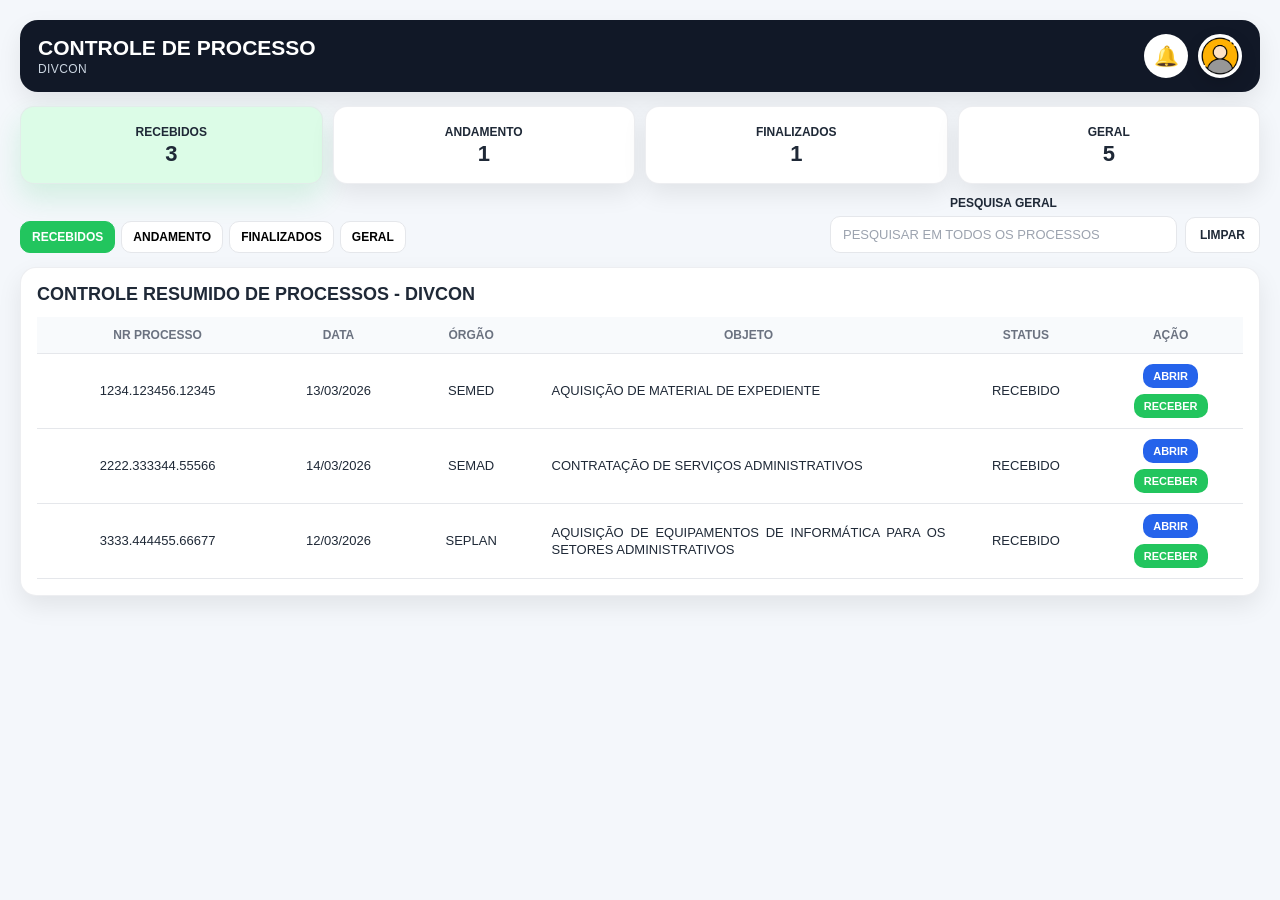
<file: DIVCON.html>
<!DOCTYPE html>
<html lang="pt-BR">
<head>
  <meta charset="UTF-8">
  <meta name="viewport" content="width=device-width, initial-scale=1.0">
  <title>DIVCON - CONTROLE DE PROCESSOS</title>
  <link rel="stylesheet" href="DIVCON.css">
</head>
<body>
  <div class="content">

    <div class="header-bar">
      <div class="header-left">
        <h1>CONTROLE DE PROCESSO</h1>
        <span>DIVCON</span>
      </div>

      <div class="header-right">
        <div class="notification-wrap">
          <button id="notificationBtn" class="notification-btn" title="NOTIFICAÇÕES">🔔
            <span id="notificationBadge" class="notification-badge">0</span>
          </button>

          <div id="notificationPanel" class="notification-panel">
            <div class="notification-header">
              <strong>NOTIFICAÇÕES DA DIVCON</strong>
              <button class="btn btn-light" id="clearNotificationsBtn" style="padding:6px 10px;font-size:11px;">LIMPAR</button>
            </div>
            <div id="notificationList" class="notification-list">
              <div class="notification-empty">NENHUMA NOTIFICAÇÃO NO MOMENTO.</div>
            </div>
          </div>
        </div>

        <img src="2920072.png" class="profile" alt="PERFIL">
      </div>
    </div>

    <div class="grid-cards">
      <div class="metric-card active" data-filter="recebidos">
        <h3>RECEBIDOS</h3>
        <div class="metric" id="countRecebidos">3</div>
      </div>

      <div class="metric-card" data-filter="andamento">
        <h3>ANDAMENTO</h3>
        <div class="metric" id="countAndamento">1</div>
      </div>

      <div class="metric-card" data-filter="finalizados">
        <h3>FINALIZADOS</h3>
        <div class="metric" id="countFinalizados">1</div>
      </div>

      <div class="metric-card" data-filter="geral">
        <h3>GERAL</h3>
        <div class="metric" id="countGeral">5</div>
      </div>
    </div>

    <div class="control-bar">
      <div class="nav-tabs">
        <button class="nav-tab active" data-filter="recebidos">RECEBIDOS</button>
        <button class="nav-tab" data-filter="andamento">ANDAMENTO</button>
        <button class="nav-tab" data-filter="finalizados">FINALIZADOS</button>
        <button class="nav-tab" data-filter="geral">GERAL</button>
      </div>

      <div class="search-card">
        <div class="field">
          <label>PESQUISA GERAL</label>
          <input type="text" id="pesquisa" placeholder="PESQUISAR EM TODOS OS PROCESSOS">
        </div>

        <button class="btn btn-light" id="clearSearchBtn">LIMPAR</button>
      </div>
    </div>

    <div class="card">
      <h3>CONTROLE RESUMIDO DE PROCESSOS - DIVCON</h3>

      <div id="searchInfo" class="search-info">
        PESQUISA GERAL ATIVA: EXIBINDO RESULTADOS DE TODOS OS STATUS.
      </div>

      <div class="table-wrap">
        <table>
          <thead>
            <tr>
              <th class="col-processo">NR PROCESSO</th>
              <th class="col-data">DATA</th>
              <th class="col-orgao">ÓRGÃO</th>
              <th class="col-objeto">OBJETO</th>
              <th class="col-status">STATUS</th>
              <th class="col-acao">AÇÃO</th>
            </tr>
          </thead>

          <tbody id="divconTableBody">
            <tr
              data-status="recebidos"
              data-situacao=""
              data-datajuridico=""
              data-dataorgao=""
              data-respcadastro=""
              data-aberturapregao=""
              data-resppublicacao=""
              data-pregoeiro=""
              data-statusdetalhado=""
            >
              <td class="col-processo">1234.123456.12345</td>
              <td class="col-data">13/03/2026</td>
              <td class="col-orgao">SEMED</td>
              <td class="col-objeto">AQUISIÇÃO DE MATERIAL DE EXPEDIENTE</td>
              <td class="col-status">RECEBIDO</td>
              <td class="col-acao actions-cell"></td>
            </tr>

            <tr
              data-status="recebidos"
              data-situacao=""
              data-datajuridico=""
              data-dataorgao=""
              data-respcadastro=""
              data-aberturapregao=""
              data-resppublicacao=""
              data-pregoeiro=""
              data-statusdetalhado=""
            >
              <td class="col-processo">2222.333344.55566</td>
              <td class="col-data">14/03/2026</td>
              <td class="col-orgao">SEMAD</td>
              <td class="col-objeto">CONTRATAÇÃO DE SERVIÇOS ADMINISTRATIVOS</td>
              <td class="col-status">RECEBIDO</td>
              <td class="col-acao actions-cell"></td>
            </tr>

            <tr
              data-status="recebidos"
              data-situacao=""
              data-datajuridico=""
              data-dataorgao=""
              data-respcadastro=""
              data-aberturapregao=""
              data-resppublicacao=""
              data-pregoeiro=""
              data-statusdetalhado=""
            >
              <td class="col-processo">3333.444455.66677</td>
              <td class="col-data">12/03/2026</td>
              <td class="col-orgao">SEPLAN</td>
              <td class="col-objeto">AQUISIÇÃO DE EQUIPAMENTOS DE INFORMÁTICA PARA OS SETORES ADMINISTRATIVOS</td>
              <td class="col-status">RECEBIDO</td>
              <td class="col-acao actions-cell"></td>
            </tr>

            <tr
              data-status="andamento"
              data-situacao="MINUTA EM ELABORAÇÃO"
              data-datajuridico="15/03/2026"
              data-dataorgao="16/03/2026"
              data-respcadastro="MARIA SILVA"
              data-aberturapregao="25/03/2026"
              data-resppublicacao="JOÃO SOUZA"
              data-pregoeiro="JOELSON SOUZA"
              data-statusdetalhado="AGUARDANDO PUBLICAÇÃO"
            >
              <td class="col-processo">5678.654321.54321</td>
              <td class="col-data">10/03/2026</td>
              <td class="col-orgao">SEMSA</td>
              <td class="col-objeto">MANUTENÇÃO DE EQUIPAMENTOS HOSPITALARES</td>
              <td class="col-status">EM ANDAMENTO</td>
              <td class="col-acao actions-cell"></td>
            </tr>

            <tr
              data-status="finalizados"
              data-situacao="EDITAL PUBLICADO"
              data-datajuridico="09/03/2026"
              data-dataorgao="10/03/2026"
              data-respcadastro="CARLOS LIMA"
              data-aberturapregao="20/03/2026"
              data-resppublicacao="ANA PEREIRA"
              data-pregoeiro="JOELSON SOUZA"
              data-statusdetalhado="FINALIZADO"
            >
              <td class="col-processo">9999.000111.22233</td>
              <td class="col-data">09/03/2026</td>
              <td class="col-orgao">SEINFRA</td>
              <td class="col-objeto">REFORMA PREDIAL</td>
              <td class="col-status">FINALIZADO</td>
              <td class="col-acao actions-cell"></td>
            </tr>
          </tbody>
        </table>
      </div>
    </div>
  </div>

  <div class="modal" id="processModal">
    <div class="modal-box">
      <h2>DETALHES DO PROCESSO</h2>

      <div class="detail-grid">
        <div class="detail-item">
          <strong>NR PROCESSO</strong>
          <span id="modalProcesso">-</span>
        </div>

        <div class="detail-item">
          <strong>DATA</strong>
          <span id="modalData">-</span>
        </div>

        <div class="detail-item">
          <strong>ÓRGÃO</strong>
          <span id="modalOrgao">-</span>
        </div>

        <div class="detail-item">
          <strong>STATUS DO FLUXO</strong>
          <span id="modalStatusFluxo">-</span>
        </div>

        <div class="detail-item full">
          <strong>OBJETO</strong>
          <span id="modalObjeto">-</span>
        </div>

        <div class="detail-item">
          <strong>SITUAÇÃO / MINUTA / EDITAL</strong>
          <span id="modalSituacao">-</span>
        </div>

        <div class="detail-item">
          <strong>DATA ENVIO JURÍDICO</strong>
          <span id="modalDataJuridico">-</span>
        </div>

        <div class="detail-item">
          <strong>DATA ENVIO ÓRGÃO</strong>
          <span id="modalDataOrgao">-</span>
        </div>

        <div class="detail-item">
          <strong>RESPO CADASTR COMPRAS</strong>
          <span id="modalRespCadastro">-</span>
        </div>

        <div class="detail-item">
          <strong>ABERTURA PREGÃO</strong>
          <span id="modalAberturaPregao">-</span>
        </div>

        <div class="detail-item">
          <strong>RESPONSÁVEL PELA PUBLICAÇÃO</strong>
          <span id="modalRespPublicacao">-</span>
        </div>

        <div class="detail-item">
          <strong>PREGOEIRO</strong>
          <span id="modalPregoeiro">-</span>
        </div>

        <div class="detail-item full">
          <strong>STATUS</strong>
          <span id="modalStatusDetalhado">-</span>
        </div>
      </div>

      <div class="modal-actions">
        <button class="btn btn-light" onclick="closeModal()">FECHAR</button>
      </div>
    </div>
  </div>

  <div class="modal" id="editModal">
    <div class="modal-box">
      <h2>EDITAR PROCESSO - DIVCON</h2>

      <div class="edit-form">
        <div class="edit-group">
          <label for="editProcesso">NR PROCESSO</label>
          <input type="text" id="editProcesso" readonly>
        </div>

        <div class="edit-group">
          <label for="editStatusFluxo">STATUS DO FLUXO</label>
          <input type="text" id="editStatusFluxo" readonly>
        </div>

        <div class="edit-group">
          <label for="editData">DATA</label>
          <input type="text" id="editData" placeholder="DD/MM/AAAA">
        </div>

        <div class="edit-group">
          <label for="editOrgao">ÓRGÃO</label>
          <input type="text" id="editOrgao" placeholder="ÓRGÃO">
        </div>

        <div class="edit-group full">
          <label for="editObjeto">OBJETO</label>
          <textarea id="editObjeto" placeholder="OBJETO"></textarea>
        </div>

        <div class="edit-group">
          <label for="editSituacao">SITUAÇÃO / MINUTA / EDITAL</label>
          <input type="text" id="editSituacao" placeholder="SITUAÇÃO / MINUTA / EDITAL">
        </div>

        <div class="edit-group">
          <label for="editDataJuridico">DATA ENVIO JURÍDICO</label>
          <input type="text" id="editDataJuridico" placeholder="DD/MM/AAAA">
        </div>

        <div class="edit-group">
          <label for="editDataOrgao">DATA ENVIO ÓRGÃO</label>
          <input type="text" id="editDataOrgao" placeholder="DD/MM/AAAA">
        </div>

        <div class="edit-group">
          <label for="editRespCadastro">RESPO CADASTR COMPRAS</label>
          <input type="text" id="editRespCadastro" placeholder="NOME">
        </div>

        <div class="edit-group">
          <label for="editAberturaPregao">ABERTURA PREGÃO</label>
          <input type="text" id="editAberturaPregao" placeholder="DD/MM/AAAA">
        </div>

        <div class="edit-group">
          <label for="editRespPublicacao">RESPONSÁVEL PELA PUBLICAÇÃO</label>
          <input type="text" id="editRespPublicacao" placeholder="NOME">
        </div>

        <div class="edit-group">
          <label for="editPregoeiro">PREGOEIRO</label>
          <input type="text" id="editPregoeiro" placeholder="NOME DO PREGOEIRO">
        </div>

        <div class="edit-group">
          <label for="editStatusDetalhado">STATUS</label>
          <input type="text" id="editStatusDetalhado" placeholder="STATUS">
        </div>
      </div>

      <div class="modal-actions">
        <button class="btn btn-light" onclick="closeEditModal()">CANCELAR</button>
        <button class="btn btn-primary" onclick="saveEdit()">SALVAR</button>
      </div>
    </div>
  </div>

  <script src="DIVCON.js"></script>
</body>
</html>
</file>
<file: CEC.css>
@import url('https://fonts.googleapis.com/css2?family=DM+Sans:wght@300;400;500;600;700&family=DM+Mono:wght@400;500&display=swap');

:root {
  --primary: #1a56db;
  --primary-light: #e8f0fe;
  --primary-mid: #3b6fd4;
  --success: #0d7f52;
  --success-dark: #0a6641;
  --success-soft: #d1fae5;
  --warning: #d97706;
  --warning-dark: #b45309;
  --warning-soft: #fef3c7;
  --danger: #c62828;
  --danger-dark: #9e1b1b;
  --text: #0f172a;
  --text-secondary: #475569;
  --muted: #94a3b8;
  --border: #e2e8f0;
  --border-strong: #cbd5e1;
  --bg: #f0f4f8;
  --surface: #ffffff;
  --surface-2: #f8fafc;
  --shadow-sm: 0 1px 3px rgba(15,23,42,0.06), 0 1px 2px rgba(15,23,42,0.04);
  --shadow: 0 4px 12px rgba(15,23,42,0.07), 0 2px 6px rgba(15,23,42,0.04);
  --shadow-lg: 0 12px 28px rgba(15,23,42,0.10), 0 4px 12px rgba(15,23,42,0.06);
  --radius-sm: 8px;
  --radius: 12px;
  --radius-lg: 16px;
  --radius-xl: 20px;
  --transition: 0.2s cubic-bezier(0.4, 0, 0.2, 1);
}

*, *::before, *::after {
  margin: 0;
  padding: 0;
  box-sizing: border-box;
}

html { scroll-behavior: smooth; }

body {
  background: var(--bg);
  color: var(--text);
  font-family: 'DM Sans', sans-serif;
  font-size: 14px;
  line-height: 1.5;
  min-height: 100vh;
}

body::before {
  content: '';
  position: fixed;
  inset: 0;
  background:
    radial-gradient(ellipse 900px 600px at 15% -10%, rgba(26,86,219,0.06) 0%, transparent 70%),
    radial-gradient(ellipse 600px 400px at 85% 95%, rgba(13,127,82,0.05) 0%, transparent 70%);
  pointer-events: none;
  z-index: 0;
}

.content {
  position: relative;
  z-index: 1;
  padding: 24px 28px;
  max-width: 1600px;
  margin: 0 auto;
}

/* ─── HEADER ─────────────────────────────────── */

.header-bar {
  display: flex;
  justify-content: space-between;
  align-items: center;
  margin-bottom: 24px;
  gap: 16px;
  flex-wrap: wrap;
}

.header-left {
  display: flex;
  align-items: center;
  gap: 14px;
}

.header-logo {
  width: 42px;
  height: 42px;
  background: linear-gradient(135deg, var(--primary), var(--primary-mid));
  border-radius: var(--radius-sm);
  display: flex;
  align-items: center;
  justify-content: center;
  font-size: 18px;
  flex-shrink: 0;
  box-shadow: 0 4px 12px rgba(26,86,219,0.30);
}

.header-title-group { display: flex; flex-direction: column; gap: 1px; }

.header-left h1 {
  font-size: 20px;
  font-weight: 700;
  letter-spacing: -0.3px;
  color: var(--text);
  line-height: 1.2;
}

.header-left span {
  font-size: 11px;
  font-weight: 600;
  letter-spacing: 1.8px;
  color: var(--muted);
  text-transform: uppercase;
  font-family: 'DM Mono', monospace;
}

.header-right {
  display: flex;
  align-items: center;
  gap: 12px;
}

/* ─── NOTIFICATIONS ───────────────────────────── */

.notification-wrap { position: relative; }

.notification-btn {
  width: 42px;
  height: 42px;
  border: 1.5px solid var(--border);
  border-radius: var(--radius-sm);
  background: var(--surface);
  cursor: pointer;
  box-shadow: var(--shadow-sm);
  font-size: 16px;
  position: relative;
  transition: all var(--transition);
  display: flex;
  align-items: center;
  justify-content: center;
}

.notification-btn:hover {
  border-color: var(--primary);
  box-shadow: 0 0 0 3px rgba(26,86,219,0.10);
  transform: translateY(-1px);
}

.notification-btn.has-alert {
  border-color: #f59e0b;
  background: #fffbeb;
}

.notification-badge {
  position: absolute;
  top: -5px;
  right: -5px;
  min-width: 18px;
  height: 18px;
  border-radius: 999px;
  background: #ef4444;
  color: white;
  font-size: 10px;
  font-weight: 700;
  display: none;
  align-items: center;
  justify-content: center;
  padding: 0 4px;
  border: 2px solid var(--bg);
  font-family: 'DM Mono', monospace;
}

.notification-badge.show { display: flex; }

.notification-panel {
  position: absolute;
  right: 0;
  top: calc(100% + 10px);
  width: 360px;
  max-width: calc(100vw - 40px);
  background: var(--surface);
  border: 1.5px solid var(--border);
  border-radius: var(--radius-lg);
  box-shadow: var(--shadow-lg);
  display: none;
  z-index: 200;
  overflow: hidden;
  animation: fadeSlideDown 0.18s ease;
}

@keyframes fadeSlideDown {
  from { opacity: 0; transform: translateY(-8px); }
  to   { opacity: 1; transform: translateY(0); }
}

.notification-panel.show { display: block; }

.notification-header {
  padding: 14px 16px;
  border-bottom: 1.5px solid var(--border);
  display: flex;
  justify-content: space-between;
  align-items: center;
  gap: 10px;
  background: var(--surface-2);
}

.notification-header strong {
  font-size: 11px;
  font-weight: 700;
  letter-spacing: 1.2px;
  color: var(--text-secondary);
  font-family: 'DM Mono', monospace;
}

.notification-list {
  max-height: 320px;
  overflow-y: auto;
  padding: 12px;
  display: flex;
  flex-direction: column;
  gap: 8px;
}

.notification-list::-webkit-scrollbar { width: 4px; }
.notification-list::-webkit-scrollbar-track { background: transparent; }
.notification-list::-webkit-scrollbar-thumb { background: var(--border-strong); border-radius: 4px; }

.notification-item {
  border: 1.5px solid var(--border);
  border-radius: var(--radius-sm);
  padding: 10px 12px;
  background: var(--surface-2);
  border-left: 3px solid var(--primary);
  animation: fadeIn 0.2s ease;
}

@keyframes fadeIn {
  from { opacity: 0; transform: translateX(-6px); }
  to   { opacity: 1; transform: translateX(0); }
}

.notification-item strong {
  display: block;
  font-size: 11px;
  font-weight: 700;
  letter-spacing: 0.5px;
  margin-bottom: 5px;
  color: var(--primary);
}

.notification-item span {
  display: block;
  color: var(--text-secondary);
  font-size: 12px;
  line-height: 1.5;
}

.notification-empty {
  padding: 24px 12px;
  text-align: center;
  color: var(--muted);
  font-size: 12px;
  font-family: 'DM Mono', monospace;
  letter-spacing: 0.5px;
}

/* ─── PROFILE ─────────────────────────────────── */

.profile {
  width: 42px;
  height: 42px;
  border-radius: var(--radius-sm);
  object-fit: cover;
  border: 1.5px solid var(--border);
  background: var(--surface-2);
  box-shadow: var(--shadow-sm);
}

/* ─── METRIC CARDS ────────────────────────────── */

.grid-cards {
  display: grid;
  grid-template-columns: repeat(4, 1fr);
  gap: 12px;
  margin-bottom: 16px;
}

.metric-card {
  background: var(--surface);
  padding: 16px 14px;
  border-radius: var(--radius-lg);
  box-shadow: var(--shadow-sm);
  text-align: center;
  cursor: pointer;
  transition: all var(--transition);
  border: 1.5px solid var(--border);
  display: flex;
  flex-direction: column;
  align-items: center;
  justify-content: center;
  gap: 6px;
  position: relative;
  overflow: hidden;
}

.metric-card::after {
  content: '';
  position: absolute;
  inset: 0;
  background: linear-gradient(135deg, transparent 60%, rgba(26,86,219,0.03));
  pointer-events: none;
}

.metric-card:hover {
  transform: translateY(-3px);
  box-shadow: var(--shadow-lg);
  border-color: var(--border-strong);
}

.metric-card.active {
  background: linear-gradient(135deg, #ecfdf5 0%, #d1fae5 100%);
  border-color: rgba(13,127,82,0.30);
  box-shadow: 0 4px 16px rgba(13,127,82,0.12);
}

.metric-card.active .metric { color: var(--success); }
.metric-card.active h3 { color: var(--success-dark); }

.metric-card h3 {
  font-size: 10px;
  font-weight: 700;
  letter-spacing: 1.5px;
  color: var(--muted);
  text-transform: uppercase;
  font-family: 'DM Mono', monospace;
}

.metric {
  font-size: 28px;
  font-weight: 700;
  color: var(--text);
  line-height: 1;
  font-variant-numeric: tabular-nums;
  letter-spacing: -1px;
  transition: color var(--transition);
}

/* ─── CONTROL BAR ─────────────────────────────── */

.control-bar {
  display: flex;
  justify-content: space-between;
  align-items: flex-end;
  gap: 12px;
  margin-bottom: 16px;
  flex-wrap: wrap;
}

.nav-tabs {
  display: flex;
  gap: 6px;
  flex-wrap: wrap;
  background: var(--surface);
  padding: 5px;
  border-radius: var(--radius);
  border: 1.5px solid var(--border);
  box-shadow: var(--shadow-sm);
}

.nav-tab {
  border: none;
  background: transparent;
  border-radius: var(--radius-sm);
  padding: 8px 14px;
  cursor: pointer;
  font-weight: 600;
  font-size: 11px;
  letter-spacing: 0.8px;
  color: var(--text-secondary);
  transition: all var(--transition);
  font-family: 'DM Sans', sans-serif;
}

.nav-tab:hover {
  background: var(--surface-2);
  color: var(--text);
}

.nav-tab.active {
  background: var(--success);
  color: white;
  box-shadow: 0 2px 8px rgba(13,127,82,0.30);
}

.search-card {
  display: flex;
  align-items: flex-end;
  gap: 8px;
  width: 440px;
  max-width: 100%;
}

.field {
  display: flex;
  flex-direction: column;
  flex: 1;
  gap: 5px;
}

.field label {
  font-size: 10px;
  font-weight: 700;
  letter-spacing: 1.2px;
  color: var(--muted);
  font-family: 'DM Mono', monospace;
  padding-left: 2px;
}

.field input {
  padding: 10px 14px;
  border-radius: var(--radius-sm);
  border: 1.5px solid var(--border);
  outline: none;
  font-size: 13px;
  background: var(--surface);
  color: var(--text);
  transition: all var(--transition);
  font-family: 'DM Sans', sans-serif;
}

.field input:focus {
  border-color: var(--primary);
  box-shadow: 0 0 0 3px rgba(26,86,219,0.10);
}

.field input::placeholder { color: var(--muted); }

/* ─── BUTTONS ─────────────────────────────────── */

.btn {
  padding: 10px 16px;
  border-radius: var(--radius-sm);
  border: none;
  cursor: pointer;
  font-weight: 600;
  font-size: 11px;
  letter-spacing: 0.6px;
  transition: all var(--transition);
  white-space: nowrap;
  font-family: 'DM Sans', sans-serif;
  display: inline-flex;
  align-items: center;
  gap: 5px;
}

.btn:hover {
  transform: translateY(-1px);
  box-shadow: var(--shadow);
}

.btn:active { transform: translateY(0); }

.btn-light {
  background: var(--surface);
  border: 1.5px solid var(--border);
  color: var(--text-secondary);
}

.btn-light:hover { border-color: var(--border-strong); color: var(--text); }

.btn-primary {
  background: var(--primary);
  color: white;
  box-shadow: 0 2px 6px rgba(26,86,219,0.25);
}
.btn-primary:hover { background: var(--primary-mid); box-shadow: 0 4px 12px rgba(26,86,219,0.35); }

.btn-success {
  background: var(--success);
  color: white;
  box-shadow: 0 2px 6px rgba(13,127,82,0.25);
}
.btn-success:hover { background: var(--success-dark); box-shadow: 0 4px 12px rgba(13,127,82,0.35); }

.btn-warning {
  background: var(--warning);
  color: white;
  box-shadow: 0 2px 6px rgba(217,119,6,0.25);
}
.btn-warning:hover { background: var(--warning-dark); }

.btn-danger {
  background: var(--danger);
  color: white;
  box-shadow: 0 2px 6px rgba(198,40,40,0.25);
}
.btn-danger:hover { background: var(--danger-dark); }

/* ─── MAIN CARD ───────────────────────────────── */

.card {
  background: var(--surface);
  padding: 20px;
  border-radius: var(--radius-xl);
  box-shadow: var(--shadow);
  border: 1.5px solid var(--border);
  width: 100%;
  animation: cardReveal 0.4s ease;
}

@keyframes cardReveal {
  from { opacity: 0; transform: translateY(10px); }
  to   { opacity: 1; transform: translateY(0); }
}

.card-header {
  display: flex;
  align-items: center;
  gap: 10px;
  margin-bottom: 16px;
  padding-bottom: 14px;
  border-bottom: 1.5px solid var(--border);
}

.card-header-icon {
  width: 34px;
  height: 34px;
  background: var(--primary-light);
  border-radius: var(--radius-sm);
  display: flex;
  align-items: center;
  justify-content: center;
  font-size: 15px;
  flex-shrink: 0;
}

.card h3 {
  font-size: 15px;
  font-weight: 700;
  letter-spacing: -0.2px;
  color: var(--text);
}

/* ─── SEARCH INFO ─────────────────────────────── */

.search-info {
  margin-bottom: 14px;
  padding: 10px 14px;
  border-radius: var(--radius-sm);
  background: #eff6ff;
  border: 1.5px solid #bfdbfe;
  color: #1d4ed8;
  font-size: 11px;
  font-weight: 600;
  letter-spacing: 0.4px;
  display: none;
  font-family: 'DM Mono', monospace;
}

.search-info.show { display: block; }

/* ─── TABLE ───────────────────────────────────── */

.table-wrap {
  width: 100%;
  overflow-x: auto;
  border-radius: var(--radius);
  border: 1.5px solid var(--border);
}

.table-wrap::-webkit-scrollbar { height: 5px; }
.table-wrap::-webkit-scrollbar-track { background: var(--surface-2); }
.table-wrap::-webkit-scrollbar-thumb { background: var(--border-strong); border-radius: 4px; }

table {
  width: 100%;
  border-collapse: collapse;
  table-layout: fixed;
}

thead tr {
  background: var(--surface-2);
  border-bottom: 1.5px solid var(--border);
}

th {
  padding: 12px 10px;
  text-align: center;
  color: var(--muted);
  font-size: 10px;
  font-weight: 700;
  letter-spacing: 1.2px;
  text-transform: uppercase;
  font-family: 'DM Mono', monospace;
}

td {
  padding: 12px 10px;
  border-bottom: 1px solid var(--border);
  text-align: center;
  word-break: break-word;
  overflow-wrap: anywhere;
  line-height: 1.4;
  vertical-align: middle;
  font-size: 13px;
  color: var(--text);
  transition: background var(--transition);
}

tbody tr {
  transition: background var(--transition);
  animation: rowReveal 0.3s ease;
}

@keyframes rowReveal {
  from { opacity: 0; transform: translateX(-4px); }
  to   { opacity: 1; transform: translateX(0); }
}

tbody tr:hover td { background: #f8fafc; }
tbody tr:last-child td { border-bottom: none; }

th.col-processo, td.col-processo { width: 20%; }
th.col-data,     td.col-data     { width: 9%; }
th.col-orgao,    td.col-orgao    { width: 12%; }
th.col-objeto,   td.col-objeto   { width: 34%; }
th.col-status,   td.col-status   { width: 13%; }
th.col-acao,     td.col-acao     { width: 12%; }

td.col-objeto {
  text-align: justify;
  text-justify: inter-word;
  white-space: normal;
  font-size: 12px;
  color: var(--text-secondary);
}

td.col-processo {
  font-family: 'DM Mono', monospace;
  font-size: 12px;
  font-weight: 500;
  color: var(--text);
}

td.col-data {
  font-family: 'DM Mono', monospace;
  font-size: 12px;
  color: var(--text-secondary);
}

/* ─── STATUS BADGES ───────────────────────────── */

.status-badge {
  display: inline-flex;
  align-items: center;
  gap: 5px;
  padding: 4px 10px;
  border-radius: 999px;
  font-size: 10px;
  font-weight: 700;
  letter-spacing: 0.5px;
  font-family: 'DM Mono', monospace;
  text-transform: uppercase;
}

.status-badge::before {
  content: '';
  width: 6px;
  height: 6px;
  border-radius: 50%;
  flex-shrink: 0;
}

.status-recebido {
  background: var(--primary-light);
  color: var(--primary);
}
.status-recebido::before { background: var(--primary); }

.status-andamento {
  background: var(--warning-soft);
  color: var(--warning-dark);
}
.status-andamento::before { background: var(--warning); }

.status-finalizado {
  background: var(--success-soft);
  color: var(--success-dark);
}
.status-finalizado::before { background: var(--success); }

/* ─── ACTION BUTTONS ──────────────────────────── */

.actions {
  display: flex;
  justify-content: center;
  align-items: center;
  gap: 5px;
  flex-wrap: wrap;
}

.btn-small {
  padding: 5px 9px;
  font-size: 10px;
  letter-spacing: 0.4px;
  border-radius: 6px;
}

/* ─── MODALS ──────────────────────────────────── */

.modal {
  display: none;
  position: fixed;
  inset: 0;
  background: rgba(15,23,42,0.55);
  backdrop-filter: blur(4px);
  align-items: center;
  justify-content: center;
  z-index: 300;
  padding: 20px;
}

.modal-box {
  background: var(--surface);
  padding: 24px;
  border-radius: var(--radius-xl);
  width: 780px;
  max-width: 95%;
  max-height: 90vh;
  overflow-y: auto;
  box-shadow: 0 24px 48px rgba(15,23,42,0.25), 0 8px 20px rgba(15,23,42,0.12);
  border: 1.5px solid var(--border);
  animation: modalIn 0.22s cubic-bezier(0.4,0,0.2,1);
}

@keyframes modalIn {
  from { opacity: 0; transform: translateY(16px) scale(0.98); }
  to   { opacity: 1; transform: translateY(0) scale(1); }
}

.modal-box::-webkit-scrollbar { width: 4px; }
.modal-box::-webkit-scrollbar-track { background: transparent; }
.modal-box::-webkit-scrollbar-thumb { background: var(--border-strong); border-radius: 4px; }

.modal-box h2 {
  margin-bottom: 18px;
  font-size: 17px;
  font-weight: 700;
  letter-spacing: -0.2px;
  color: var(--text);
  display: flex;
  align-items: center;
  gap: 10px;
  padding-bottom: 14px;
  border-bottom: 1.5px solid var(--border);
}

.modal-box h2::before {
  content: '';
  width: 4px;
  height: 18px;
  background: linear-gradient(to bottom, var(--primary), var(--success));
  border-radius: 2px;
  flex-shrink: 0;
}

/* ─── DETAIL GRID ─────────────────────────────── */

.detail-grid {
  display: grid;
  grid-template-columns: repeat(2, 1fr);
  gap: 10px 12px;
}

.detail-item {
  background: var(--surface-2);
  border: 1.5px solid var(--border);
  border-radius: var(--radius-sm);
  padding: 12px;
}

.detail-item.full { grid-column: 1 / -1; }

.detail-item strong {
  display: block;
  font-size: 9px;
  font-weight: 700;
  letter-spacing: 1.4px;
  color: var(--muted);
  margin-bottom: 6px;
  text-transform: uppercase;
  font-family: 'DM Mono', monospace;
}

.detail-item span {
  display: block;
  font-size: 13px;
  color: var(--text);
  line-height: 1.5;
  word-break: break-word;
  overflow-wrap: anywhere;
  font-weight: 500;
}

/* ─── EDIT FORM ───────────────────────────────── */

.edit-form {
  display: grid;
  grid-template-columns: repeat(2, 1fr);
  gap: 12px 14px;
}

.edit-group {
  display: flex;
  flex-direction: column;
  gap: 5px;
}

.edit-group.full { grid-column: 1 / -1; }

.edit-group label {
  font-size: 10px;
  font-weight: 700;
  letter-spacing: 1px;
  color: var(--text-secondary);
  text-transform: uppercase;
  font-family: 'DM Mono', monospace;
}

.edit-group input,
.edit-group textarea {
  width: 100%;
  padding: 10px 12px;
  border: 1.5px solid var(--border);
  border-radius: var(--radius-sm);
  font-size: 13px;
  outline: none;
  background: var(--surface);
  color: var(--text);
  transition: all var(--transition);
  font-family: 'DM Sans', sans-serif;
}

.edit-group input:focus,
.edit-group textarea:focus {
  border-color: var(--primary);
  box-shadow: 0 0 0 3px rgba(26,86,219,0.10);
}

.edit-group input[readonly] {
  background: var(--surface-2);
  color: var(--muted);
  cursor: default;
}

.edit-group textarea {
  min-height: 90px;
  resize: vertical;
  line-height: 1.5;
}

input::placeholder,
textarea::placeholder { color: var(--muted); }

/* ─── MODAL ACTIONS ───────────────────────────── */

.modal-actions {
  display: flex;
  justify-content: flex-end;
  gap: 8px;
  margin-top: 18px;
  padding-top: 14px;
  border-top: 1.5px solid var(--border);
  flex-wrap: wrap;
}

/* ─── RESPONSIVE ──────────────────────────────── */

@media (max-width: 1200px) {
  .grid-cards { grid-template-columns: repeat(2, 1fr); }
}

@media (max-width: 820px) {
  .content { padding: 16px; }
  .grid-cards { grid-template-columns: repeat(2, 1fr); }

  .control-bar { flex-direction: column; align-items: stretch; }
  .nav-tabs { width: 100%; justify-content: stretch; }
  .nav-tab { flex: 1; text-align: center; }
  .search-card { width: 100%; }

  .notification-panel { right: 0; top: calc(100% + 10px); }
  .header-right { width: 100%; justify-content: flex-end; }

  table { table-layout: auto; }
  th.col-processo, td.col-processo,
  th.col-data, td.col-data,
  th.col-orgao, td.col-orgao,
  th.col-objeto, td.col-objeto,
  th.col-status, td.col-status,
  th.col-acao, td.col-acao { width: auto; }

  .detail-grid,
  .edit-form { grid-template-columns: 1fr; }
}

@media (max-width: 540px) {
  .grid-cards { grid-template-columns: 1fr 1fr; }
  .metric { font-size: 24px; }
}
</file>
<file: DIVACP.css>
:root {
  --bg: #eef3fb;
  --panel: #ffffff;
  --primary: #2563eb;
  --primary-dark: #1d4ed8;
  --success: #16a34a;
  --success-soft: #ecfdf3;
  --text: #1f2937;
  --muted: #6b7280;
  --border: #e5e7eb;
  --shadow: 0 10px 25px rgba(15, 23, 42, 0.08);
  --radius: 18px;
  --danger: #dc2626;
  --danger-dark: #b91c1c;
  --ok: #16a34a;
  --warn: #f59e0b;
  --open-color: #2563eb;
  --open-bg: #eff6ff;
  --send-color: #d97706;
  --send-bg: #fff7ed;
  --edit-color: #16a34a;
  --edit-bg: #ecfdf3;
  --delete-color: #dc2626;
  --delete-bg: #fef2f2;
}

* {
  margin: 0;
  padding: 0;
  box-sizing: border-box;
  font-family: Arial, Helvetica, sans-serif;
}

body {
  background:
    radial-gradient(circle at top left, rgba(37, 99, 235, 0.08), transparent 25%),
    radial-gradient(circle at bottom right, rgba(22, 163, 74, 0.06), transparent 22%),
    var(--bg);
  color: var(--text);
  overflow-x: hidden;
}

.app {
  min-height: 100vh;
  width: 100%;
}

.content {
  width: 100%;
  max-width: 100%;
  padding: 24px;
  display: flex;
  flex-direction: column;
  gap: 24px;
}

.page.hidden {
  display: none;
}

.header-bar {
  background: linear-gradient(135deg, #0f172a, #111827, #1e293b);
  color: white;
  border-radius: 18px;
  padding: 18px 22px;
  box-shadow: 0 16px 30px rgba(15, 23, 42, 0.18);
  display: flex;
  align-items: center;
  justify-content: space-between;
  gap: 16px;
  flex-wrap: wrap;
}

.header-left {
  display: flex;
  align-items: center;
  gap: 14px;
  min-width: 0;
}

.brand-logo {
  width: 48px;
  height: 48px;
  border-radius: 14px;
  background: linear-gradient(135deg, #2563eb, #60a5fa);
  display: grid;
  place-items: center;
  font-weight: bold;
  font-size: 18px;
  flex-shrink: 0;
  box-shadow: inset 0 1px 0 rgba(255,255,255,0.25);
}

.brand-text h1 {
  font-size: 22px;
  margin-bottom: 2px;
}

.brand-text span {
  color: #cbd5e1;
  font-size: 13px;
}

.profile-menu {
  position: relative;
  display: flex;
  flex-direction: column;
  align-items: center;
  flex-shrink: 0;
}

.profile-avatar {
  width: 58px;
  height: 58px;
  border-radius: 50%;
  cursor: pointer;
  border: 3px solid rgba(255,255,255,0.45);
  object-fit: cover;
  background: #fff;
  transition: transform 0.2s ease, box-shadow 0.2s ease;
}

.profile-avatar:hover {
  transform: translateY(-2px);
  box-shadow: 0 12px 20px rgba(0, 0, 0, 0.18);
}

.profile-dropdown {
  position: absolute;
  right: 0;
  top: 68px;
  background: white;
  border: 1px solid var(--border);
  border-radius: 12px;
  box-shadow: var(--shadow);
  display: none;
  flex-direction: column;
  min-width: 130px;
  z-index: 90;
  overflow: hidden;
}

.profile-dropdown button {
  border: none;
  background: transparent;
  padding: 12px 14px;
  text-align: left;
  cursor: pointer;
  font-size: 13px;
  font-weight: bold;
}

.profile-dropdown button:hover {
  background: #f8fafc;
}

.profile-dropdown.show {
  display: flex;
}

.btn {
  border: none;
  border-radius: 12px;
  padding: 12px 16px;
  cursor: pointer;
  font-weight: bold;
  transition: transform 0.2s ease, box-shadow 0.2s ease, background 0.2s ease;
  white-space: nowrap;
}

.btn:hover {
  transform: translateY(-2px);
  box-shadow: 0 10px 20px rgba(15, 23, 42, 0.10);
}

.btn-primary {
  background: linear-gradient(135deg, var(--primary), #3b82f6);
  color: white;
}

.btn-primary:hover {
  background: linear-gradient(135deg, var(--primary-dark), #2563eb);
}

.btn-light {
  background: white;
  color: var(--text);
  border: 1px solid var(--border);
}

.btn-danger {
  background: linear-gradient(135deg, var(--danger), #ef4444);
  color: white;
}

.btn-danger:hover {
  background: linear-gradient(135deg, var(--danger-dark), #dc2626);
}

.btn-small {
  padding: 6px 10px;
  font-size: 11px;
  border-radius: 9px;
  min-width: 64px;
  text-align: center;
  line-height: 1.1;
}

.card {
  background: rgba(255,255,255,0.96);
  backdrop-filter: blur(4px);
  border-radius: var(--radius);
  padding: 20px;
  box-shadow: var(--shadow);
  border: 1px solid rgba(229, 231, 235, 0.8);
  transition: transform 0.2s ease, box-shadow 0.2s ease;
  min-width: 0;
  width: 100%;
}

.card:hover {
  transform: translateY(-2px);
  box-shadow: 0 18px 34px rgba(15, 23, 42, 0.10);
}

.nav-section {
  display: flex;
  flex-direction: column;
  gap: 12px;
  width: 100%;
  align-items: stretch;
}

.top-action-row {
  width: 100%;
  display: flex;
  justify-content: flex-end;
  align-items: center;
}

.btn-cadastrar-top {
  padding: 11px 15px;
  font-size: 13px;
  min-width: 180px;
  width: auto;
  align-self: flex-start;
}

.nav-left {
  display: flex;
  justify-content: space-between;
  align-items: center;
  gap: 16px;
  flex-wrap: wrap;
  width: 100%;
}

.nav-tabs {
  display: flex;
  gap: 12px;
  flex-wrap: wrap;
  justify-content: flex-start;
  align-items: center;
  flex: 1;
  min-width: 0;
}

.nav-tab {
  border: 1px solid var(--border);
  background: white;
  color: var(--text);
  border-radius: 12px;
  padding: 12px 16px;
  font-weight: bold;
  cursor: pointer;
  transition: transform 0.2s ease, box-shadow 0.2s ease, background 0.2s ease, color 0.2s ease, border-color 0.2s ease;
  text-align: center;
}

.nav-tab:hover {
  background: linear-gradient(135deg, var(--primary), #3b82f6);
  color: white;
  transform: translateY(-2px);
  box-shadow: 0 12px 20px rgba(37, 99, 235, 0.16);
  border-color: var(--primary);
}

.nav-tab.active {
  background: linear-gradient(135deg, var(--success), #22c55e);
  color: white;
  transform: translateY(-2px);
  box-shadow: 0 12px 20px rgba(22, 163, 74, 0.16);
  border-color: var(--success);
}

.search-card {
  display: flex;
  align-items: end;
  justify-content: flex-end;
  gap: 10px;
  flex-wrap: nowrap;
  max-width: 520px;
  width: 100%;
  margin-left: auto;
}

.search-card .field {
  flex: 1;
  min-width: 260px;
}

.search-card .btn {
  padding: 12px 16px;
}

.main-grid {
  display: grid;
  grid-template-columns: 1fr;
  gap: 18px;
  width: 100%;
  min-width: 0;
}

.section-title {
  display: flex;
  justify-content: space-between;
  align-items: center;
  margin-bottom: 18px;
  gap: 10px;
  flex-wrap: wrap;
}

.section-title h3 {
  font-size: 20px;
}

.cadastro-header-actions {
  display: flex;
  align-items: center;
  gap: 10px;
  flex-wrap: wrap;
}

.table-wrap {
  width: 100%;
  max-width: 100%;
  overflow-x: auto;
  overflow-y: visible;
  border-radius: 14px;
}

table {
  width: 100%;
  border-collapse: collapse;
  table-layout: fixed;
  background: #fff;
}

th, td {
  padding: 14px 10px;
  text-align: center;
  border-bottom: 1px solid var(--border);
  font-size: 14px;
  vertical-align: middle;
  white-space: normal;
  word-break: break-word;
  overflow-wrap: anywhere;
  line-height: 1.4;
}

th {
  color: #475569;
  font-weight: 700;
  background: #f8fafc;
}

tbody tr {
  transition: background 0.2s ease;
}

tbody tr:hover {
  background: #f8fbff;
}

td.objeto-cell {
  text-align: justify;
  text-justify: inter-word;
}

.col-processo { width: 15%; }
.col-data { width: 9%; }
.col-orgao { width: 10%; }
.col-objeto { width: 22%; }
.col-modalidade { width: 12%; }
.col-licitacao { width: 9%; }
.col-fonte { width: 8%; }
.col-setor { width: 9%; }
.col-acao { width: 6%; }

.col-licitacao-processo { width: 18%; }
.col-licitacao-numero { width: 10%; }
.col-licitacao-orgao { width: 12%; }
.col-licitacao-modalidade { width: 14%; }
.col-licitacao-objeto { width: 24%; }
.col-licitacao-acoes { width: 22%; }

.list {
  display: flex;
  flex-direction: column;
  gap: 12px;
}

.list-item {
  border: 1px solid var(--border);
  border-radius: 14px;
  padding: 14px;
  display: flex;
  justify-content: space-between;
  align-items: center;
  gap: 12px;
  transition: transform 0.2s ease, box-shadow 0.2s ease, border-color 0.2s ease;
  text-align: center;
  background: white;
}

.list-item:hover {
  transform: translateY(-2px);
  box-shadow: 0 12px 20px rgba(15, 23, 42, 0.06);
  border-color: #dbe3f0;
}

.list-item strong {
  display: block;
  margin-bottom: 4px;
}

.list-item span {
  color: var(--muted);
  font-size: 13px;
}

.form-grid {
  display: grid;
  grid-template-columns: 1fr 1fr;
  gap: 16px;
  width: 100%;
}

.field {
  display: flex;
  flex-direction: column;
  gap: 8px;
  min-width: 0;
}

.field.full {
  grid-column: 1 / -1;
}

.field label {
  font-size: 14px;
  font-weight: bold;
  text-align: center;
}

.input-with-status {
  position: relative;
  display: flex;
  align-items: center;
}

.field input,
.field textarea,
.field select {
  border: 1px solid var(--border);
  border-radius: 12px;
  padding: 12px 14px;
  outline: none;
  font-size: 14px;
  background: #fff;
  text-transform: uppercase;
  width: 100%;
  text-align: center;
  transition: border-color 0.2s ease, box-shadow 0.2s ease;
}

.field input:hover,
.field textarea:hover,
.field select:hover {
  border-color: #bfd3f7;
}

.field input:focus,
.field textarea:focus,
.field select:focus {
  border-color: var(--primary);
  box-shadow: 0 0 0 3px rgba(37, 99, 235, 0.10);
}

.input-with-status input,
.input-with-status select {
  padding-right: 42px;
}

.field textarea {
  min-height: 120px;
  resize: vertical;
  white-space: pre-wrap;
  word-break: break-word;
  overflow-wrap: anywhere;
  text-align: justify;
  text-justify: inter-word;
}

.status-icon {
  position: absolute;
  right: 12px;
  top: 50%;
  transform: translateY(-50%);
  font-size: 16px;
  font-weight: bold;
  display: none;
  pointer-events: none;
}

.status-icon.ok {
  display: block;
  color: var(--ok);
}

.status-icon.warn {
  display: block;
  color: var(--warn);
}

.status-icon.neutral {
  display: none;
}

.info-box {
  padding: 14px 16px;
  border: 1px dashed #cbd5e1;
  border-radius: 14px;
  background: #f8fafc;
  color: #475569;
  font-size: 14px;
  line-height: 1.5;
  text-align: center;
}

.actions-cell {
  min-width: 90px;
  position: relative;
  overflow: visible;
}

.row-menu-wrap {
  position: relative;
  display: inline-flex;
  align-items: center;
  justify-content: center;
}

.menu-trigger {
  width: 40px;
  height: 40px;
  border: 1px solid #dbe3f0;
  background: linear-gradient(135deg, #ffffff, #f8fafc);
  border-radius: 12px;
  cursor: pointer;
  font-size: 22px;
  font-weight: bold;
  line-height: 1;
  color: #334155;
  transition: transform 0.2s ease, box-shadow 0.2s ease, background 0.2s ease, border-color 0.2s ease;
}

.menu-trigger:hover {
  transform: translateY(-1px);
  box-shadow: 0 10px 18px rgba(15, 23, 42, 0.10);
  background: #ffffff;
  border-color: #cbd5e1;
}

.actions-menu {
  position: absolute;
  top: calc(100% + 10px);
  right: 0;
  min-width: 190px;
  background: #ffffff;
  border: 1px solid #dbe3f0;
  border-radius: 16px;
  box-shadow: 0 22px 40px rgba(15, 23, 42, 0.18);
  padding: 8px;
  display: none;
  flex-direction: column;
  gap: 6px;
  z-index: 80;
}

.actions-menu.show {
  display: flex;
}

.menu-item {
  border: none;
  border-radius: 12px;
  padding: 11px 12px;
  text-align: left;
  cursor: pointer;
  font-size: 13px;
  font-weight: bold;
  display: flex;
  align-items: center;
  gap: 10px;
  transition: transform 0.15s ease, background 0.2s ease, color 0.2s ease;
}

.menu-item:hover {
  transform: translateX(2px);
}

.menu-icon {
  width: 22px;
  text-align: center;
  font-size: 14px;
}

.menu-open {
  background: var(--open-bg);
  color: var(--open-color);
}

.menu-open:hover {
  background: #dbeafe;
}

.menu-send {
  background: var(--send-bg);
  color: var(--send-color);
}

.menu-send:hover {
  background: #ffedd5;
}

.menu-edit {
  background: var(--edit-bg);
  color: var(--edit-color);
}

.menu-edit:hover {
  background: #dcfce7;
}

.menu-delete {
  background: var(--delete-bg);
  color: var(--delete-color);
}

.menu-delete:hover {
  background: #fee2e2;
}

.row-actions {
  display: flex;
  flex-wrap: wrap;
  gap: 6px;
  align-items: center;
  justify-content: center;
}

.details-grid {
  display: grid;
  grid-template-columns: repeat(5, minmax(180px, 1fr));
  gap: 16px;
  width: 100%;
}

.detail-item {
  border: 1px solid var(--border);
  border-radius: 14px;
  padding: 14px;
  background: #fff;
  min-width: 0;
  text-align: center;
}

.detail-item.full {
  grid-column: 1 / -1;
}

.detail-label {
  font-size: 12px;
  color: var(--muted);
  font-weight: bold;
  margin-bottom: 6px;
  text-transform: uppercase;
  letter-spacing: 0.04em;
  text-align: center;
}

.detail-value {
  font-size: 14px;
  color: var(--text);
  word-break: break-word;
  white-space: pre-wrap;
  overflow-wrap: anywhere;
  line-height: 1.5;
  text-align: center;
}

.detail-value.justified {
  text-align: justify;
  text-justify: inter-word;
}

.details-actions {
  display: flex;
  gap: 12px;
  flex-wrap: wrap;
  align-items: center;
  justify-content: flex-end;
}

.edit-form-grid {
  display: grid;
  grid-template-columns: repeat(4, minmax(220px, 1fr));
  gap: 16px;
  width: 100%;
}

.edit-form-grid .field.full {
  grid-column: 1 / -1;
}

.modalidades-wrap {
  display: flex;
  flex-wrap: wrap;
  gap: 12px;
  margin-bottom: 18px;
  justify-content: flex-start;
}

.modalidade-chip {
  display: inline-flex;
  align-items: center;
  justify-content: center;
  padding: 12px 16px;
  border-radius: 12px;
  border: 1px solid var(--border);
  background: #f8fafc;
  color: var(--text);
  font-size: 14px;
  font-weight: bold;
  min-height: 46px;
  transition: transform 0.2s ease, box-shadow 0.2s ease, background 0.2s ease, border-color 0.2s ease;
  cursor: pointer;
  text-align: center;
}

.modalidade-chip:hover {
  transform: translateY(-2px);
  box-shadow: 0 10px 20px rgba(15, 23, 42, 0.08);
  background: linear-gradient(135deg, var(--primary), #3b82f6);
  color: white;
  border-color: var(--primary);
}

.modalidade-chip.active {
  transform: translateY(-2px);
  box-shadow: 0 10px 20px rgba(15, 23, 42, 0.08);
  background: linear-gradient(135deg, var(--success), #22c55e);
  color: white;
  border-color: var(--success);
}

.licitacao-generator {
  display: grid;
  grid-template-columns: 1.2fr 0.9fr auto;
  gap: 12px;
  align-items: end;
  margin-bottom: 18px;
}

.filter-status {
  display: inline-flex;
  align-items: center;
  gap: 8px;
  padding: 10px 14px;
  border-radius: 12px;
  background: #eff6ff;
  border: 1px solid #bfdbfe;
  color: #1d4ed8;
  font-size: 13px;
  font-weight: bold;
  text-align: center;
}

.licitacao-row-enviado td {
  background: #f8fafc;
  color: #64748b;
}

.licitacao-enviado-badge {
  display: inline-flex;
  align-items: center;
  justify-content: center;
  padding: 4px 12px;
  border-radius: 20px;
  font-size: 11px;
  font-weight: bold;
  letter-spacing: 0.04em;
  background: #ecfdf3;
  color: #16a34a;
  border: 1px solid #bbf7d0;
}

/* ===== DIÁRIOS FILTROS ===== */

.diarios-filtros {
  display: flex;
  flex-wrap: wrap;
  gap: 10px;
  margin-bottom: 18px;
}

.diario-filtro-btn {
  border: 1px solid var(--border);
  background: white;
  color: var(--text);
  border-radius: 12px;
  padding: 10px 20px;
  font-size: 13px;
  font-weight: bold;
  cursor: pointer;
  transition: transform 0.2s ease, box-shadow 0.2s ease, background 0.2s ease, color 0.2s ease, border-color 0.2s ease;
}

.diario-filtro-btn:hover {
  background: linear-gradient(135deg, var(--primary), #3b82f6);
  color: white;
  transform: translateY(-2px);
  box-shadow: 0 10px 18px rgba(37, 99, 235, 0.16);
  border-color: var(--primary);
}

.diario-filtro-btn.active {
  background: linear-gradient(135deg, var(--primary), #3b82f6);
  color: white;
  transform: translateY(-2px);
  box-shadow: 0 10px 18px rgba(37, 99, 235, 0.16);
  border-color: var(--primary);
}

.diario-filtro-btn[data-filtro="EM ANDAMENTO"].active,
.diario-filtro-btn[data-filtro="EM ANDAMENTO"]:hover {
  background: linear-gradient(135deg, #d97706, #f59e0b);
  box-shadow: 0 10px 18px rgba(217, 119, 6, 0.20);
  border-color: #d97706;
}

.diario-filtro-btn[data-filtro="SUSPENSO"].active,
.diario-filtro-btn[data-filtro="SUSPENSO"]:hover {
  background: linear-gradient(135deg, #dc2626, #ef4444);
  box-shadow: 0 10px 18px rgba(220, 38, 38, 0.20);
  border-color: #dc2626;
}

.diario-filtro-btn[data-filtro="FINALIZADO"].active,
.diario-filtro-btn[data-filtro="FINALIZADO"]:hover {
  background: linear-gradient(135deg, var(--success), #22c55e);
  box-shadow: 0 10px 18px rgba(22, 163, 74, 0.20);
  border-color: var(--success);
}

.diario-status-badge {
  display: inline-flex;
  align-items: center;
  justify-content: center;
  padding: 4px 10px;
  border-radius: 20px;
  font-size: 11px;
  font-weight: bold;
  letter-spacing: 0.04em;
  white-space: nowrap;
}

.status-andamento {
  background: #fff7ed;
  color: #d97706;
  border: 1px solid #fed7aa;
}

.status-suspenso {
  background: #fef2f2;
  color: #dc2626;
  border: 1px solid #fecaca;
}

.status-finalizado {
  background: #ecfdf3;
  color: #16a34a;
  border: 1px solid #bbf7d0;
}

/* ===== FIM DIÁRIOS FILTROS ===== */

.col-andamento-destino { width: 8%; }
.col-andamento-envio   { width: 9%; }

.btn-eye {
  width: 38px;
  height: 38px;
  border: 1px solid #dbe3f0;
  background: linear-gradient(135deg, #eff6ff, #dbeafe);
  border-radius: 12px;
  cursor: pointer;
  font-size: 18px;
  line-height: 1;
  color: var(--primary);
  transition: transform 0.2s ease, box-shadow 0.2s ease, background 0.2s ease;
  display: inline-flex;
  align-items: center;
  justify-content: center;
}

.btn-eye:hover {
  transform: translateY(-2px);
  box-shadow: 0 10px 18px rgba(37, 99, 235, 0.18);
  background: linear-gradient(135deg, #dbeafe, #bfdbfe);
}

.modal-box-large {
  max-width: 900px;
}

.view-andamento-grid {
  display: grid;
  grid-template-columns: repeat(4, 1fr);
  gap: 12px;
  width: 100%;
}

.view-andamento-objeto {
  grid-column: 1 / -1;
  border: 1px solid var(--border);
  border-radius: 14px;
  padding: 14px;
  background: #f8fafc;
}

.view-andamento-objeto .detail-label {
  margin-bottom: 6px;
}

.view-andamento-objeto .detail-value {
  text-align: justify;
  text-justify: inter-word;
}

/* ===== FIM ANDAMENTO ===== */

.hidden-block {
  display: none;
}

.toast {
  position: fixed;
  right: 20px;
  bottom: 20px;
  background: #111827;
  color: white;
  padding: 14px 18px;
  border-radius: 12px;
  box-shadow: 0 18px 30px rgba(15, 23, 42, 0.20);
  opacity: 0;
  pointer-events: none;
  transform: translateY(10px);
  transition: 0.25s ease;
  z-index: 100;
}

.toast.show {
  opacity: 1;
  transform: translateY(0);
}

.modal-overlay {
  position: fixed;
  inset: 0;
  background: rgba(15, 23, 42, 0.55);
  display: none;
  align-items: center;
  justify-content: center;
  padding: 12px;
  z-index: 90;
}

.modal-overlay.show {
  display: flex;
}

.modal-box {
  width: 100%;
  max-width: 620px;
  max-height: 90vh;
  overflow-y: auto;
  background: #fff;
  border-radius: 20px;
  box-shadow: 0 30px 60px rgba(0, 0, 0, 0.20);
  border: 1px solid #dbe3f0;
}

.modal-header {
  background: linear-gradient(135deg, #1d4ed8, #2563eb, #60a5fa);
  color: #fff;
  padding: 16px 20px;
  display: flex;
  justify-content: space-between;
  align-items: center;
  gap: 12px;
}

.modal-header h3 {
  font-size: 20px;
  margin-bottom: 2px;
}

.modal-header span {
  font-size: 12px;
  color: #dbeafe;
}

.modal-close {
  border: none;
  background: rgba(255, 255, 255, 0.18);
  color: #fff;
  width: 38px;
  height: 38px;
  border-radius: 10px;
  cursor: pointer;
  font-size: 22px;
  line-height: 1;
  font-weight: bold;
  flex-shrink: 0;
}

.modal-body {
  padding: 18px 20px;
  display: flex;
  flex-direction: column;
  gap: 16px;
}

.send-summary {
  display: grid;
  grid-template-columns: 1fr 1fr;
  gap: 12px;
}

.send-summary-card {
  background: #f8fafc;
  border: 1px solid #e2e8f0;
  border-radius: 14px;
  padding: 12px 14px;
  min-width: 0;
}

.send-summary-label {
  font-size: 11px;
  font-weight: bold;
  color: #64748b;
  text-transform: uppercase;
  margin-bottom: 6px;
  letter-spacing: 0.04em;
}

.send-summary-value {
  font-size: 13px;
  color: #0f172a;
  line-height: 1.4;
  word-break: break-word;
  white-space: pre-wrap;
}

.modal-footer {
  padding: 0 20px 20px;
  display: flex;
  justify-content: flex-end;
  gap: 12px;
  flex-wrap: wrap;
}

@media (max-width: 1600px) {
  .details-grid {
    grid-template-columns: repeat(4, minmax(180px, 1fr));
  }
  .view-andamento-grid {
    grid-template-columns: repeat(3, 1fr);
  }
}

@media (max-width: 1400px) {
  .edit-form-grid {
    grid-template-columns: repeat(3, minmax(220px, 1fr));
  }
  .details-grid {
    grid-template-columns: repeat(3, minmax(180px, 1fr));
  }
  .view-andamento-grid {
    grid-template-columns: repeat(3, 1fr);
  }
}

@media (max-width: 1100px) {
  .details-grid {
    grid-template-columns: repeat(2, minmax(180px, 1fr));
  }
  .edit-form-grid {
    grid-template-columns: repeat(2, minmax(220px, 1fr));
  }
  .licitacao-generator {
    grid-template-columns: 1fr;
  }
  .view-andamento-grid {
    grid-template-columns: repeat(2, 1fr);
  }
}

@media (max-width: 820px) {
  .content {
    padding: 20px;
  }

  .form-grid,
  .details-grid,
  .edit-form-grid,
  .send-summary,
  .view-andamento-grid {
    grid-template-columns: 1fr;
  }

  .nav-left {
    flex-direction: column;
    align-items: stretch;
  }

  .nav-tabs {
    width: 100%;
  }

  .nav-tab {
    width: 100%;
    text-align: center;
  }

  .nav-section,
  .details-actions,
  .top-action-row {
    width: 100%;
  }

  .modalidades-wrap {
    flex-direction: column;
  }

  .row-actions {
    flex-direction: column;
    align-items: stretch;
  }

  .search-card {
    max-width: 100%;
    width: 100%;
    flex-direction: column;
    align-items: stretch;
    margin-left: 0;
  }

  .search-card .field {
    min-width: 100%;
  }

  .cadastro-header-actions {
    width: 100%;
    justify-content: flex-start;
  }

  .btn-cadastrar-top {
    min-width: 100%;
  }

  .actions-menu {
    right: 0;
    left: auto;
    min-width: 160px;
  }
}
</file>
<file: DIVCON.css>
:root{
  --bg:#f4f7fb;
  --panel:#ffffff;
  --primary:#2563eb;
  --primary-dark:#1d4ed8;
  --success:#22c55e;
  --success-dark:#16a34a;
  --success-soft:#dcfce7;
  --warning:#f59e0b;
  --warning-dark:#d97706;
  --text:#1f2937;
  --muted:#6b7280;
  --border:#e5e7eb;
  --shadow:0 10px 25px rgba(0,0,0,0.08);
  --shadow-strong:0 14px 28px rgba(34,197,94,0.16);
  --radius:18px;
  --danger:#dc2626;
  --danger-dark:#b91c1c;
}

*{
  margin:0;
  padding:0;
  box-sizing:border-box;
  font-family:Arial, Helvetica, sans-serif;
  text-transform:uppercase;
}

body{
  background:var(--bg);
  color:var(--text);
  overflow-x:hidden;
  font-size:14px;
}

.content{
  padding:20px;
  width:100%;
  max-width:100%;
}

.header-bar{
  background:#111827;
  color:white;
  border-radius:18px;
  padding:14px 18px;
  display:flex;
  justify-content:space-between;
  align-items:center;
  margin-bottom:14px;
  gap:14px;
  flex-wrap:wrap;
  box-shadow:var(--shadow);
}

.header-left{
  display:flex;
  flex-direction:column;
  gap:2px;
  min-width:0;
}

.header-left h1{
  font-size:21px;
  line-height:1.1;
}

.header-left span{
  color:#cbd5e1;
  font-size:12px;
  letter-spacing:0.4px;
}

.header-right{
  display:flex;
  align-items:center;
  gap:10px;
  position:relative;
}

.notification-wrap{
  position:relative;
}

.notification-btn{
  width:44px;
  height:44px;
  border-radius:50%;
  border:2px solid rgba(255,255,255,0.25);
  background:#ffffff;
  cursor:pointer;
  font-size:20px;
  display:flex;
  align-items:center;
  justify-content:center;
  position:relative;
  transition:transform 0.2s ease, box-shadow 0.2s ease;
}

.notification-btn:hover{
  transform:translateY(-2px);
  box-shadow:0 10px 20px rgba(0,0,0,0.18);
}

.notification-btn.has-alert{
  animation:bellPulse 1.2s infinite;
}

@keyframes bellPulse{
  0%{transform:scale(1);}
  20%{transform:scale(1.05) rotate(-6deg);}
  40%{transform:scale(1.10) rotate(6deg);}
  60%{transform:scale(1.05) rotate(-4deg);}
  100%{transform:scale(1);}
}

.notification-badge{
  position:absolute;
  top:-4px;
  right:-4px;
  min-width:20px;
  height:20px;
  border-radius:999px;
  background:var(--danger);
  color:#fff;
  font-size:10px;
  font-weight:bold;
  display:none;
  align-items:center;
  justify-content:center;
  padding:0 5px;
  border:2px solid #fff;
}

.notification-badge.show{
  display:flex;
}

.notification-panel{
  position:absolute;
  right:54px;
  top:54px;
  width:360px;
  max-width:calc(100vw - 40px);
  background:white;
  border:1px solid var(--border);
  border-radius:14px;
  box-shadow:var(--shadow);
  display:none;
  z-index:100;
  overflow:hidden;
}

.notification-panel.show{
  display:block;
}

.notification-header{
  padding:12px 14px;
  border-bottom:1px solid var(--border);
  display:flex;
  justify-content:space-between;
  align-items:center;
  gap:10px;
  background:#f8fafc;
}

.notification-header strong{
  font-size:13px;
}

.notification-list{
  max-height:300px;
  overflow-y:auto;
  padding:10px;
}

.notification-item{
  border:1px solid var(--border);
  border-radius:12px;
  padding:10px;
  margin-bottom:8px;
  background:#f8fafc;
}

.notification-item:last-child{
  margin-bottom:0;
}

.notification-item strong{
  display:block;
  font-size:12px;
  margin-bottom:5px;
  color:var(--text);
}

.notification-item span{
  display:block;
  color:var(--muted);
  font-size:11px;
  line-height:1.4;
}

.notification-empty{
  padding:18px 12px;
  text-align:center;
  color:var(--muted);
  font-size:12px;
}

.profile{
  width:44px;
  height:44px;
  border-radius:50%;
  object-fit:cover;
  border:2px solid white;
  background:white;
  box-shadow:0 6px 16px rgba(0,0,0,0.15);
}

.grid-cards{
  display:grid;
  grid-template-columns:repeat(4,1fr);
  gap:10px;
  margin-bottom:12px;
}

.metric-card{
  background:white;
  padding:12px 10px;
  border-radius:14px;
  box-shadow:var(--shadow);
  text-align:center;
  cursor:pointer;
  transition:transform 0.2s ease, box-shadow 0.2s ease, background 0.2s ease;
  border:1px solid rgba(229,231,235,0.7);
  min-height:78px;
  display:flex;
  flex-direction:column;
  justify-content:center;
  gap:4px;
}

.metric-card:hover{
  transform:translateY(-2px);
  box-shadow:0 14px 24px rgba(0,0,0,0.10);
}

.metric-card.active{
  background:var(--success-soft);
  box-shadow:var(--shadow-strong);
}

.metric-card h3{
  font-size:12px;
  font-weight:700;
  line-height:1.2;
}

.metric{
  font-size:22px;
  font-weight:bold;
  line-height:1;
}

.control-bar{
  display:flex;
  justify-content:space-between;
  align-items:flex-end;
  gap:12px;
  margin-bottom:14px;
  flex-wrap:wrap;
}

.nav-tabs{
  display:flex;
  gap:6px;
  flex-wrap:wrap;
}

.nav-tab{
  border:1px solid var(--border);
  background:white;
  border-radius:10px;
  padding:8px 11px;
  cursor:pointer;
  font-weight:bold;
  font-size:12px;
  transition:all 0.2s ease;
}

.nav-tab:hover{
  transform:translateY(-2px);
  box-shadow:0 8px 16px rgba(0,0,0,0.08);
}

.nav-tab.active{
  background:var(--success);
  color:white;
  border-color:var(--success);
}

.search-card{
  display:flex;
  align-items:flex-end;
  gap:8px;
  justify-content:flex-end;
  width:430px;
  max-width:100%;
}

.field{
  display:flex;
  flex-direction:column;
  flex:1;
  gap:6px;
}

.field label{
  font-size:12px;
  font-weight:bold;
  text-align:center;
}

.field input{
  padding:10px 12px;
  border-radius:10px;
  border:1px solid var(--border);
  outline:none;
  font-size:13px;
  transition:border-color 0.2s ease, box-shadow 0.2s ease;
}

.field input:focus,
textarea:focus{
  border-color:var(--primary);
  box-shadow:0 0 0 3px rgba(37,99,235,0.10);
}

.btn{
  padding:10px 14px;
  border-radius:10px;
  border:none;
  cursor:pointer;
  font-weight:bold;
  font-size:12px;
  transition:all 0.2s ease;
  white-space:nowrap;
}

.btn:hover{
  transform:translateY(-2px);
  box-shadow:0 10px 20px rgba(0,0,0,0.08);
}

.btn-light{
  background:white;
  border:1px solid var(--border);
  color:var(--text);
}

.btn-primary{
  background:var(--primary);
  color:white;
}

.btn-success{
  background:var(--success);
  color:white;
}

.btn-success:hover{
  background:var(--success-dark);
}

.btn-warning{
  background:var(--warning);
  color:white;
}

.btn-warning:hover{
  background:var(--warning-dark);
}

.btn-danger{
  background:var(--danger);
  color:white;
}

.btn-danger:hover{
  background:var(--danger-dark);
}

.card{
  background:white;
  padding:16px;
  border-radius:16px;
  box-shadow:var(--shadow);
  border:1px solid rgba(229,231,235,0.7);
  width:100%;
}

.card h3{
  margin-bottom:12px;
  font-size:18px;
}

.search-info{
  margin-bottom:12px;
  padding:9px 11px;
  border-radius:10px;
  background:#eff6ff;
  border:1px solid #bfdbfe;
  color:#1d4ed8;
  font-size:12px;
  display:none;
}

.search-info.show{
  display:block;
}

.table-wrap{
  width:100%;
  overflow-x:hidden;
}

table{
  width:100%;
  border-collapse:collapse;
  table-layout:fixed;
}

th,td{
  padding:10px 8px;
  border-bottom:1px solid var(--border);
  text-align:center;
  word-break:break-word;
  overflow-wrap:anywhere;
  line-height:1.35;
  vertical-align:middle;
  font-size:13px;
}

th{
  background:#f8fafc;
  color:var(--muted);
  font-size:12px;
}

th.col-processo, td.col-processo{ width:20%; }
th.col-data, td.col-data{ width:10%; }
th.col-orgao, td.col-orgao{ width:12%; }
th.col-objeto, td.col-objeto{ width:34%; }
th.col-status, td.col-status{ width:12%; }
th.col-acao, td.col-acao{ width:12%; }

td.col-objeto{
  text-align:justify;
  text-justify:inter-word;
  white-space:normal;
  word-break:break-word;
  overflow-wrap:anywhere;
}

.actions{
  display:flex;
  justify-content:center;
  align-items:center;
  gap:6px;
  flex-wrap:wrap;
}

.btn-small{
  padding:6px 10px;
  font-size:11px;
}

.modal{
  display:none;
  position:fixed;
  top:0;
  left:0;
  width:100%;
  height:100%;
  background:rgba(0,0,0,0.5);
  align-items:center;
  justify-content:center;
  z-index:120;
  padding:20px;
}

.modal-box{
  background:white;
  padding:22px;
  border-radius:12px;
  width:760px;
  max-width:95%;
  max-height:90vh;
  overflow-y:auto;
  box-shadow:0 18px 34px rgba(0,0,0,0.20);
}

.modal-box h2{
  margin-bottom:14px;
  font-size:20px;
}

.detail-grid{
  display:grid;
  grid-template-columns:repeat(2,1fr);
  gap:10px 14px;
}

.detail-item{
  background:#f8fafc;
  border:1px solid var(--border);
  border-radius:10px;
  padding:10px;
}

.detail-item.full{
  grid-column:1 / -1;
}

.detail-item strong{
  display:block;
  font-size:12px;
  color:var(--muted);
  margin-bottom:6px;
}

.detail-item span{
  display:block;
  font-size:13px;
  color:var(--text);
  line-height:1.4;
  word-break:break-word;
  overflow-wrap:anywhere;
}

.edit-form{
  display:grid;
  grid-template-columns:repeat(2,1fr);
  gap:12px 14px;
}

.edit-group{
  display:flex;
  flex-direction:column;
  gap:6px;
}

.edit-group.full{
  grid-column:1 / -1;
}

.edit-group label{
  font-size:12px;
  font-weight:bold;
  color:var(--text);
}

.edit-group input,
.edit-group textarea{
  width:100%;
  padding:10px 12px;
  border:1px solid var(--border);
  border-radius:10px;
  font-size:13px;
  outline:none;
  background:#fff;
}

.edit-group textarea{
  min-height:100px;
  resize:vertical;
}

.modal-actions{
  display:flex;
  justify-content:flex-end;
  gap:8px;
  margin-top:14px;
  flex-wrap:wrap;
}

input::placeholder,
textarea::placeholder{
  color:#9ca3af;
}

@media (max-width: 1200px){
  .grid-cards{
    grid-template-columns:repeat(2,1fr);
  }
}

@media (max-width: 820px){
  .content{
    padding:16px;
  }

  .grid-cards{
    grid-template-columns:1fr;
  }

  .control-bar{
    flex-direction:column;
    align-items:stretch;
  }

  .nav-tabs{
    width:100%;
  }

  .nav-tab{
    flex:1 1 100%;
  }

  .search-card{
    width:100%;
  }

  .notification-panel{
    right:0;
    top:54px;
  }

  .header-right{
    width:100%;
    justify-content:flex-end;
  }

  table{
    table-layout:auto;
  }

  th.col-processo, td.col-processo,
  th.col-data, td.col-data,
  th.col-orgao, td.col-orgao,
  th.col-objeto, td.col-objeto,
  th.col-status, td.col-status,
  th.col-acao, td.col-acao{
    width:auto;
  }

  .detail-grid,
  .edit-form{
    grid-template-columns:1fr;
  }
}
</file>
